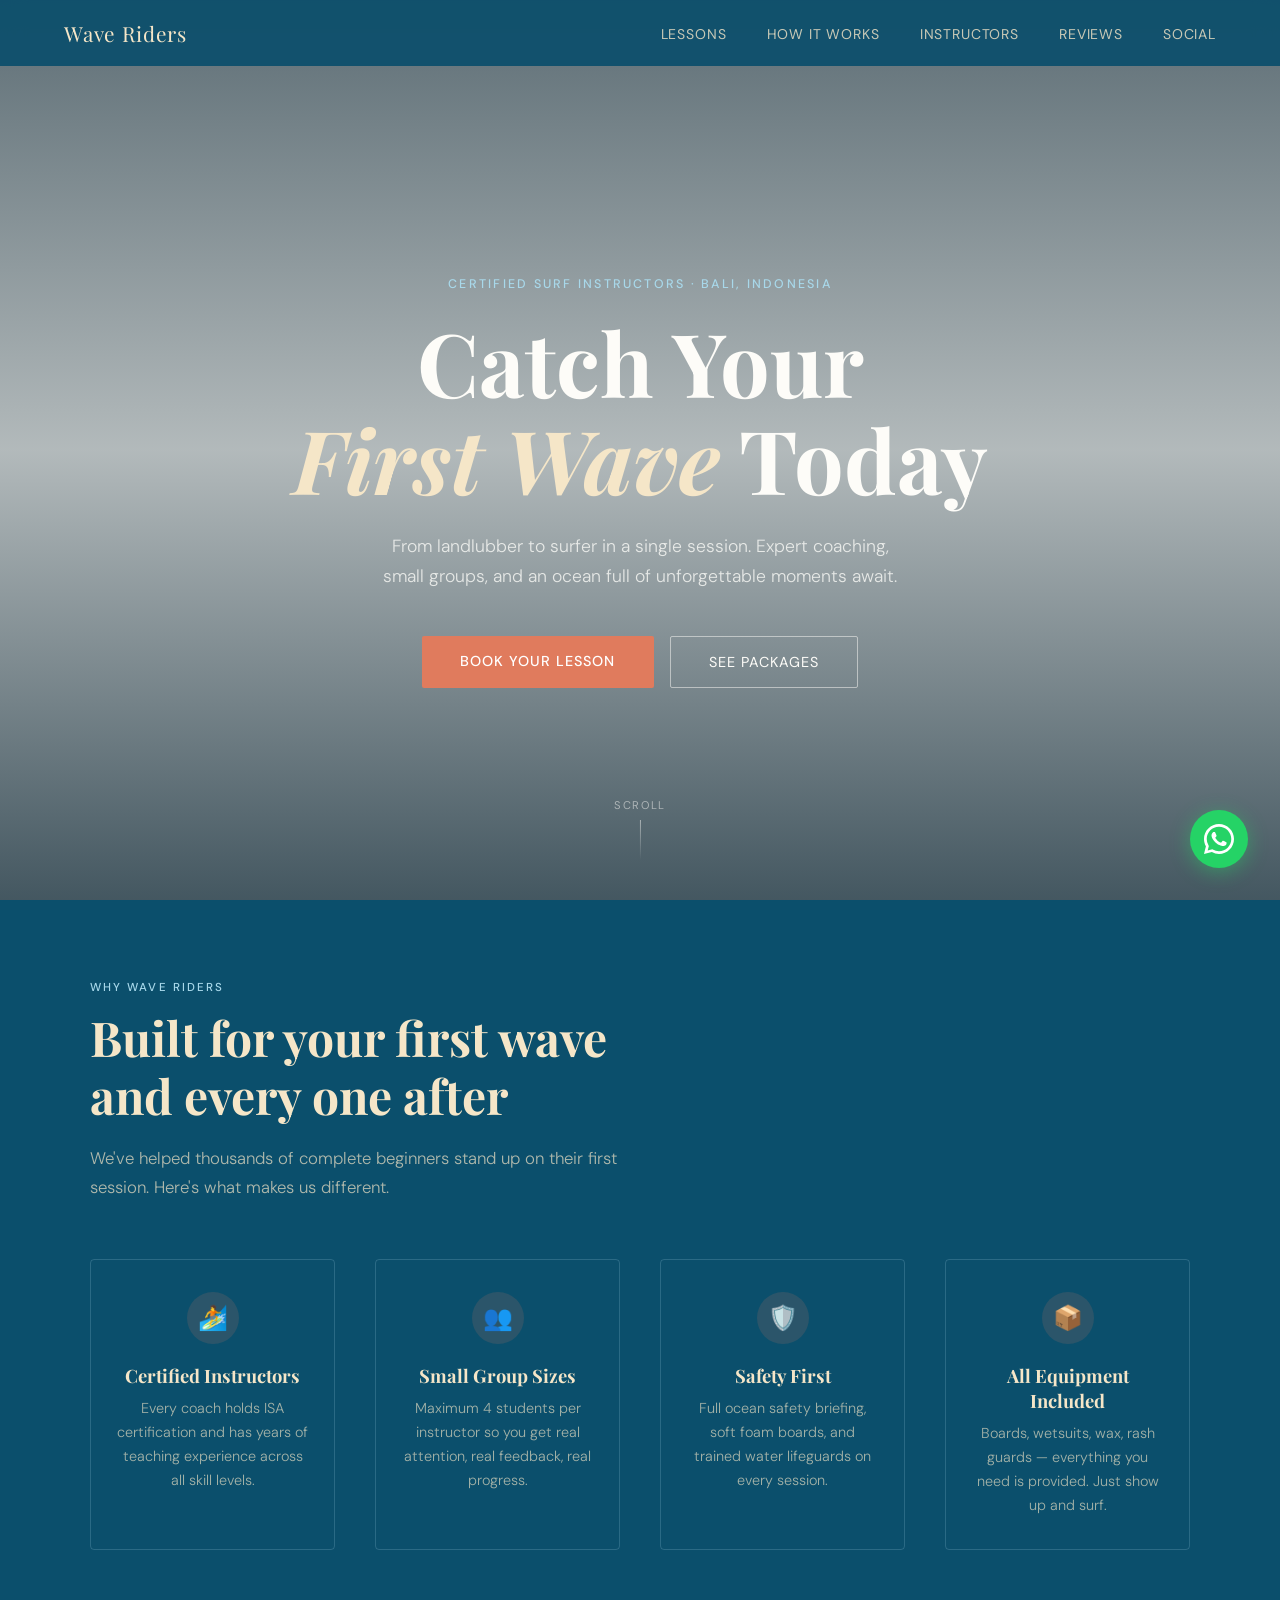
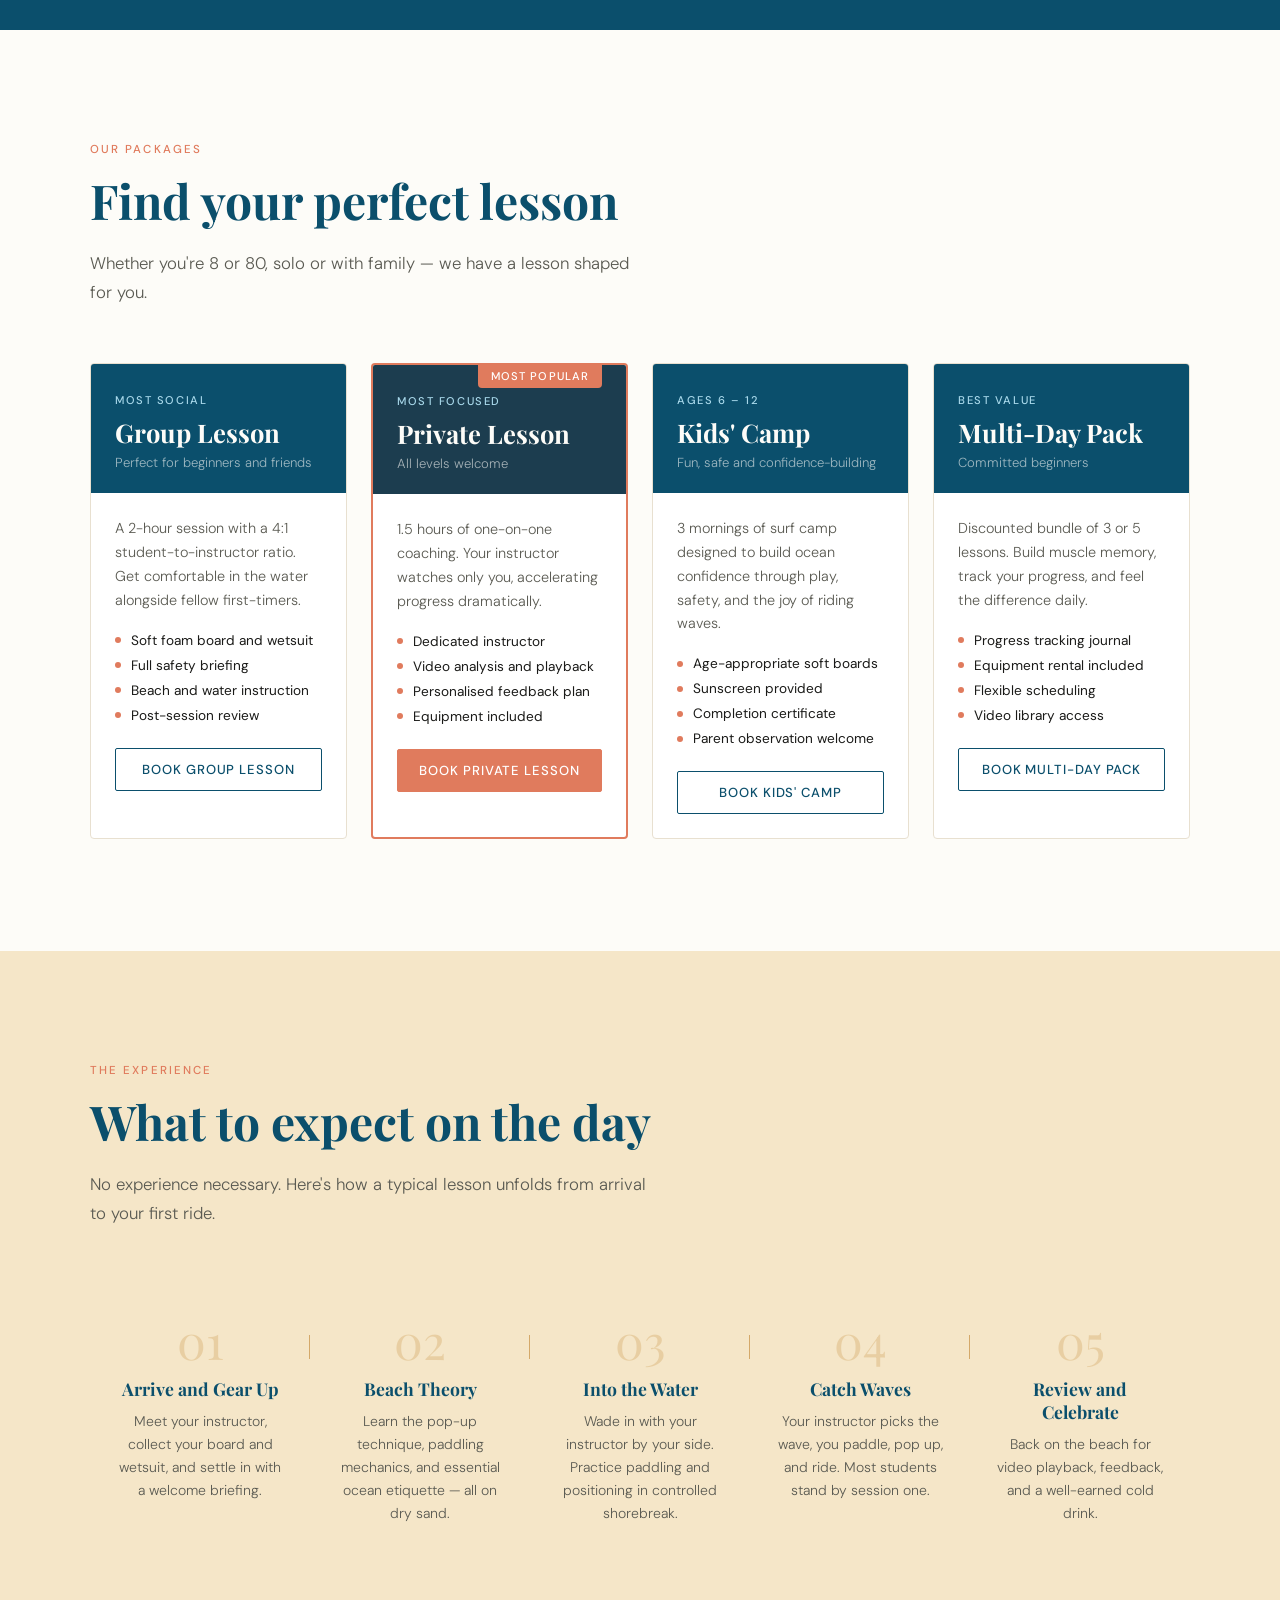
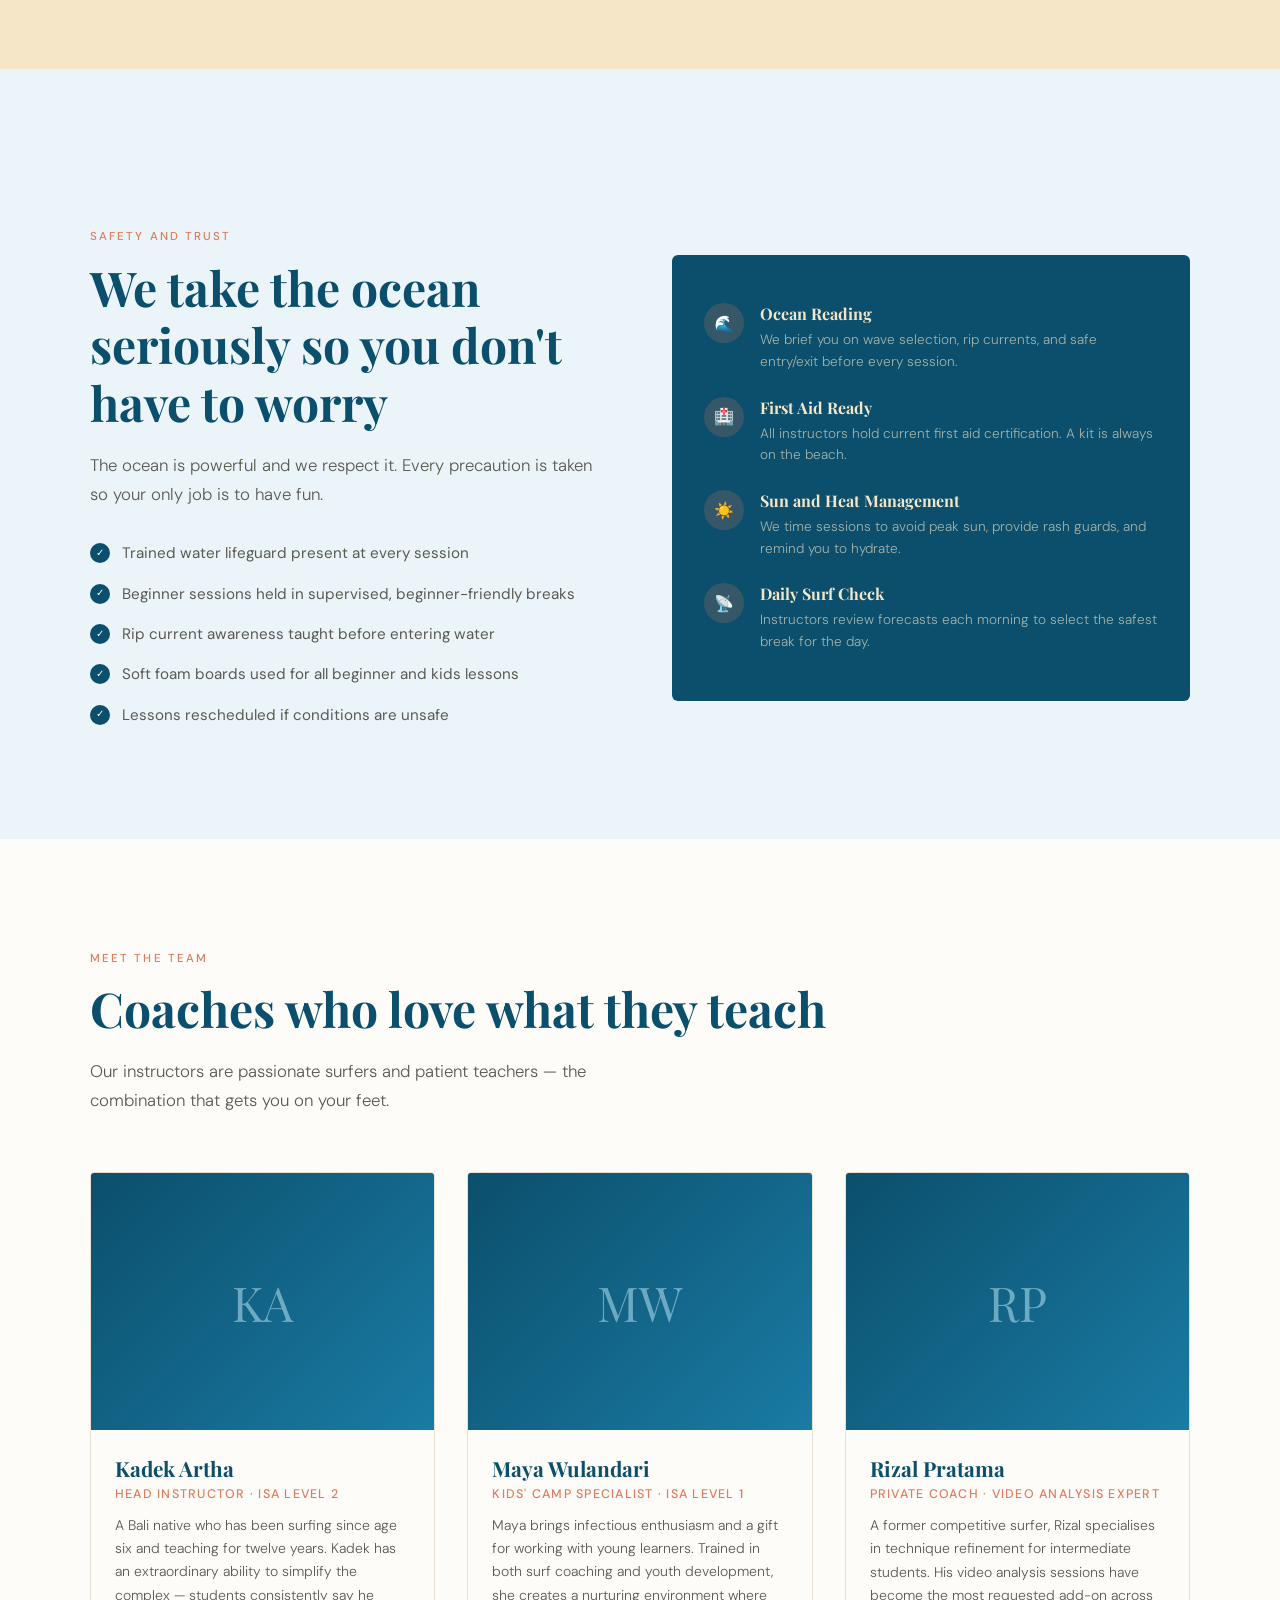
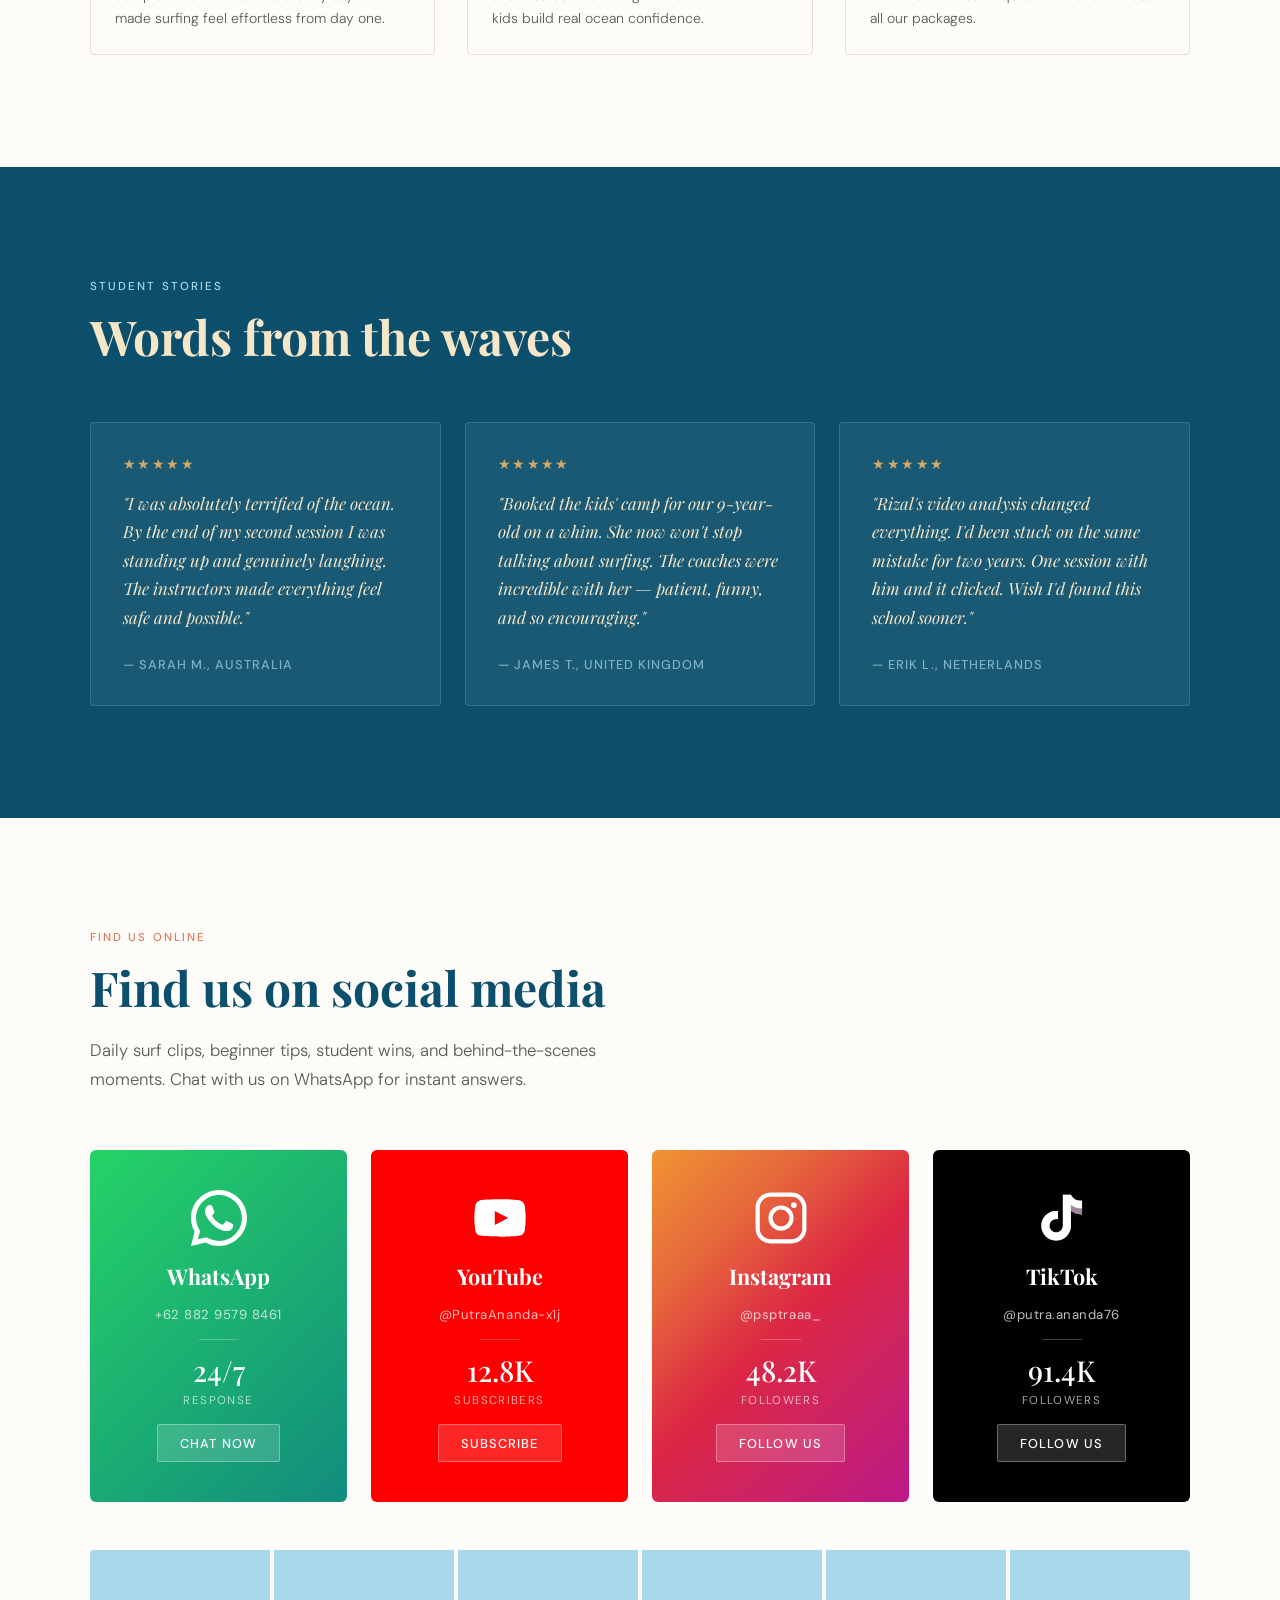
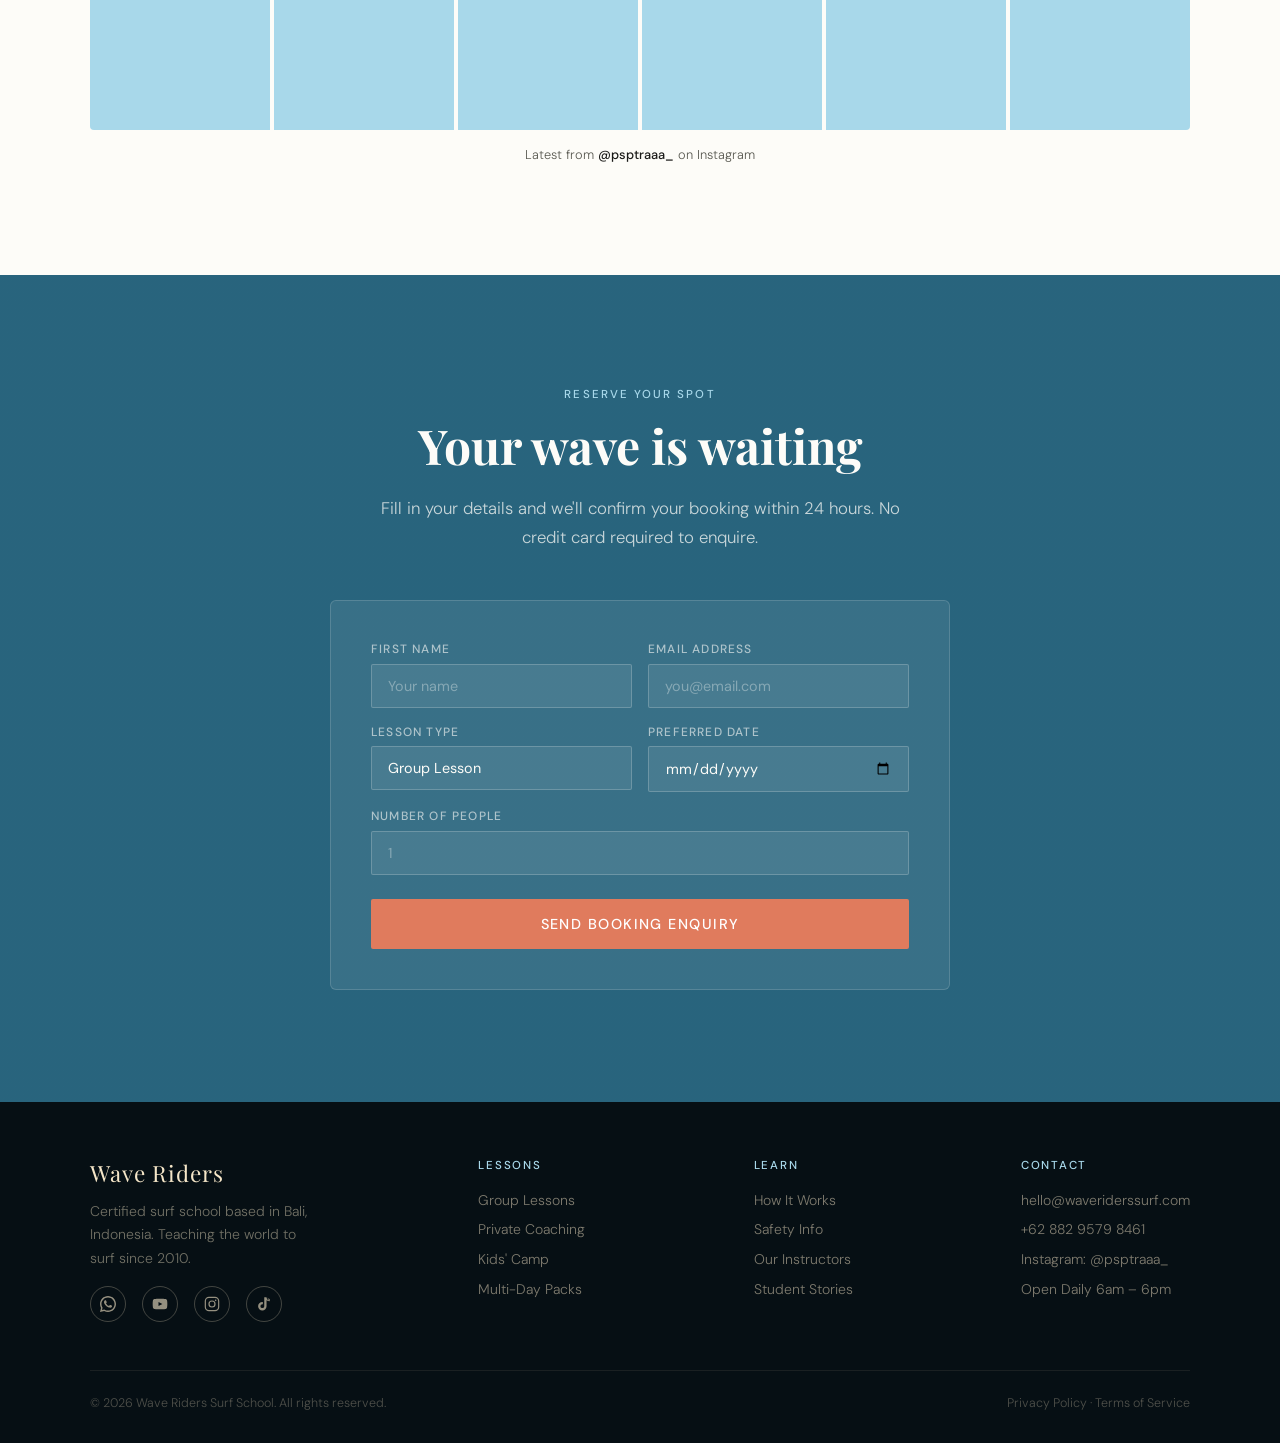
<file: index.html>
<!doctype html>
<html lang="en">
  <head>
    <meta charset="UTF-8" />
    <meta name="viewport" content="width=device-width, initial-scale=1.0" />
    <title>Wave Riders Surf School — Catch Your First Wave Today</title>
    <link
      href="https://fonts.googleapis.com/css2?family=Playfair+Display:ital,wght@0,700;1,700&family=DM+Sans:wght@300;400;500&display=swap"
      rel="stylesheet"
    />
    <link rel="stylesheet" href="style.css" />
  </head>
  <body>
    <!-- ══════════════════════════════════════════
     NAVIGATION
══════════════════════════════════════════ -->
    <nav>
      <a href="#" class="nav-logo">Wave Riders</a>
      <ul class="nav-links" id="navLinks">
        <li><a href="#lessons" onclick="closeMenu()">Lessons</a></li>
        <li><a href="#how" onclick="closeMenu()">How It Works</a></li>
        <li><a href="#instructors" onclick="closeMenu()">Instructors</a></li>
        <li><a href="#reviews" onclick="closeMenu()">Reviews</a></li>
        <li><a href="#social" onclick="closeMenu()">Social</a></li>
      </ul>
      <button
        class="hamburger"
        id="hamburger"
        onclick="toggleMenu()"
        aria-label="Toggle menu"
      >
        <span></span>
        <span></span>
        <span></span>
      </button>
    </nav>
    <div class="mobile-overlay" id="mobileOverlay" onclick="closeMenu()"></div>

    <!-- ══════════════════════════════════════════
     HERO
══════════════════════════════════════════ -->
    <section class="hero" id="home">
      <p class="hero-eyebrow">Certified Surf Instructors · Bali, Indonesia</p>
      <h1>Catch Your<br /><em>First Wave</em> Today</h1>
      <p class="hero-sub">
        From landlubber to surfer in a single session. Expert coaching, small
        groups, and an ocean full of unforgettable moments await.
      </p>
      <div class="hero-btns">
        <a href="#book" class="btn-primary">Book Your Lesson</a>
        <a href="#lessons" class="btn-ghost">See Packages</a>
      </div>
      <div class="hero-scroll">
        <span>Scroll</span>
        <div class="scroll-line"></div>
      </div>
    </section>

    <!-- ══════════════════════════════════════════
     VALUE PROPS
══════════════════════════════════════════ -->
    <section class="values-section" id="about">
      <div class="container">
        <p class="section-label fade-up">Why Wave Riders</p>
        <h2 class="section-title fade-up">
          Built for your first wave<br />and every one after
        </h2>
        <p class="section-sub fade-up">
          We've helped thousands of complete beginners stand up on their first
          session. Here's what makes us different.
        </p>
        <div class="values-grid">
          <div class="value-card fade-up">
            <div class="value-icon">🏄</div>
            <h3>Certified Instructors</h3>
            <p>
              Every coach holds ISA certification and has years of teaching
              experience across all skill levels.
            </p>
          </div>
          <div class="value-card fade-up">
            <div class="value-icon">👥</div>
            <h3>Small Group Sizes</h3>
            <p>
              Maximum 4 students per instructor so you get real attention, real
              feedback, real progress.
            </p>
          </div>
          <div class="value-card fade-up">
            <div class="value-icon">🛡️</div>
            <h3>Safety First</h3>
            <p>
              Full ocean safety briefing, soft foam boards, and trained water
              lifeguards on every session.
            </p>
          </div>
          <div class="value-card fade-up">
            <div class="value-icon">📦</div>
            <h3>All Equipment Included</h3>
            <p>
              Boards, wetsuits, wax, rash guards — everything you need is
              provided. Just show up and surf.
            </p>
          </div>
        </div>
      </div>
    </section>

    <!-- ══════════════════════════════════════════
     LESSON PACKAGES
══════════════════════════════════════════ -->
    <section class="lessons-section" id="lessons">
      <div class="container">
        <p class="section-label fade-up">Our Packages</p>
        <h2 class="section-title fade-up">Find your perfect lesson</h2>
        <p class="section-sub fade-up">
          Whether you're 8 or 80, solo or with family — we have a lesson shaped
          for you.
        </p>
        <div class="lessons-grid">
          <!-- Group -->
          <div class="lesson-card fade-up">
            <div class="lesson-header">
              <p class="lesson-type">Most Social</p>
              <h3>Group Lesson</h3>
              <p class="target">Perfect for beginners and friends</p>
            </div>
            <div class="lesson-body">
              <p class="lesson-desc">
                A 2-hour session with a 4:1 student-to-instructor ratio. Get
                comfortable in the water alongside fellow first-timers.
              </p>
              <ul class="lesson-includes">
                <li>Soft foam board and wetsuit</li>
                <li>Full safety briefing</li>
                <li>Beach and water instruction</li>
                <li>Post-session review</li>
              </ul>
              <a href="#book" class="lesson-cta">Book Group Lesson</a>
            </div>
          </div>

          <!-- Private (featured) -->
          <div class="lesson-card featured fade-up">
            <span class="badge">Most Popular</span>
            <div class="lesson-header alt">
              <p class="lesson-type">Most Focused</p>
              <h3>Private Lesson</h3>
              <p class="target">All levels welcome</p>
            </div>
            <div class="lesson-body">
              <p class="lesson-desc">
                1.5 hours of one-on-one coaching. Your instructor watches only
                you, accelerating progress dramatically.
              </p>
              <ul class="lesson-includes">
                <li>Dedicated instructor</li>
                <li>Video analysis and playback</li>
                <li>Personalised feedback plan</li>
                <li>Equipment included</li>
              </ul>
              <a href="#book" class="lesson-cta">Book Private Lesson</a>
            </div>
          </div>

          <!-- Kids -->
          <div class="lesson-card fade-up">
            <div class="lesson-header">
              <p class="lesson-type">Ages 6 – 12</p>
              <h3>Kids' Camp</h3>
              <p class="target">Fun, safe and confidence-building</p>
            </div>
            <div class="lesson-body">
              <p class="lesson-desc">
                3 mornings of surf camp designed to build ocean confidence
                through play, safety, and the joy of riding waves.
              </p>
              <ul class="lesson-includes">
                <li>Age-appropriate soft boards</li>
                <li>Sunscreen provided</li>
                <li>Completion certificate</li>
                <li>Parent observation welcome</li>
              </ul>
              <a href="#book" class="lesson-cta">Book Kids' Camp</a>
            </div>
          </div>

          <!-- Multi-day -->
          <div class="lesson-card fade-up">
            <div class="lesson-header">
              <p class="lesson-type">Best Value</p>
              <h3>Multi-Day Pack</h3>
              <p class="target">Committed beginners</p>
            </div>
            <div class="lesson-body">
              <p class="lesson-desc">
                Discounted bundle of 3 or 5 lessons. Build muscle memory, track
                your progress, and feel the difference daily.
              </p>
              <ul class="lesson-includes">
                <li>Progress tracking journal</li>
                <li>Equipment rental included</li>
                <li>Flexible scheduling</li>
                <li>Video library access</li>
              </ul>
              <a href="#book" class="lesson-cta">Book Multi-Day Pack</a>
            </div>
          </div>
        </div>
      </div>
    </section>

    <!-- ══════════════════════════════════════════
     HOW IT WORKS
══════════════════════════════════════════ -->
    <section class="process-section" id="how">
      <div class="container">
        <p class="section-label fade-up">The Experience</p>
        <h2 class="section-title fade-up">What to expect on the day</h2>
        <p class="section-sub fade-up">
          No experience necessary. Here's how a typical lesson unfolds from
          arrival to your first ride.
        </p>
        <div class="steps">
          <div class="step fade-up">
            <div class="step-num">01</div>
            <h3>Arrive and Gear Up</h3>
            <p>
              Meet your instructor, collect your board and wetsuit, and settle
              in with a welcome briefing.
            </p>
          </div>
          <div class="step fade-up">
            <div class="step-num">02</div>
            <h3>Beach Theory</h3>
            <p>
              Learn the pop-up technique, paddling mechanics, and essential
              ocean etiquette — all on dry sand.
            </p>
          </div>
          <div class="step fade-up">
            <div class="step-num">03</div>
            <h3>Into the Water</h3>
            <p>
              Wade in with your instructor by your side. Practice paddling and
              positioning in controlled shorebreak.
            </p>
          </div>
          <div class="step fade-up">
            <div class="step-num">04</div>
            <h3>Catch Waves</h3>
            <p>
              Your instructor picks the wave, you paddle, pop up, and ride. Most
              students stand by session one.
            </p>
          </div>
          <div class="step fade-up">
            <div class="step-num">05</div>
            <h3>Review and Celebrate</h3>
            <p>
              Back on the beach for video playback, feedback, and a well-earned
              cold drink.
            </p>
          </div>
        </div>
      </div>
    </section>

    <!-- ══════════════════════════════════════════
     SAFETY
══════════════════════════════════════════ -->
    <section class="safety-section" id="safety">
      <div class="container">
        <div class="safety-grid">
          <div>
            <p class="section-label fade-up">Safety and Trust</p>
            <h2 class="section-title fade-up">
              We take the ocean seriously so you don't have to worry
            </h2>
            <p class="section-sub fade-up" style="margin-bottom: 2rem">
              The ocean is powerful and we respect it. Every precaution is taken
              so your only job is to have fun.
            </p>
            <ul class="safety-list">
              <li class="fade-up">
                <span class="check">✓</span>Trained water lifeguard present at
                every session
              </li>
              <li class="fade-up">
                <span class="check">✓</span>Beginner sessions held in
                supervised, beginner-friendly breaks
              </li>
              <li class="fade-up">
                <span class="check">✓</span>Rip current awareness taught before
                entering water
              </li>
              <li class="fade-up">
                <span class="check">✓</span>Soft foam boards used for all
                beginner and kids lessons
              </li>
              <li class="fade-up">
                <span class="check">✓</span>Lessons rescheduled if conditions
                are unsafe
              </li>
            </ul>
          </div>
          <div class="safety-visual fade-up">
            <div class="safety-item">
              <div class="safety-icon">🌊</div>
              <div>
                <h4>Ocean Reading</h4>
                <p>
                  We brief you on wave selection, rip currents, and safe
                  entry/exit before every session.
                </p>
              </div>
            </div>
            <div class="safety-item">
              <div class="safety-icon">🏥</div>
              <div>
                <h4>First Aid Ready</h4>
                <p>
                  All instructors hold current first aid certification. A kit is
                  always on the beach.
                </p>
              </div>
            </div>
            <div class="safety-item">
              <div class="safety-icon">☀️</div>
              <div>
                <h4>Sun and Heat Management</h4>
                <p>
                  We time sessions to avoid peak sun, provide rash guards, and
                  remind you to hydrate.
                </p>
              </div>
            </div>
            <div class="safety-item">
              <div class="safety-icon">📡</div>
              <div>
                <h4>Daily Surf Check</h4>
                <p>
                  Instructors review forecasts each morning to select the safest
                  break for the day.
                </p>
              </div>
            </div>
          </div>
        </div>
      </div>
    </section>

    <!-- ══════════════════════════════════════════
     INSTRUCTORS
══════════════════════════════════════════ -->
    <section class="instructors-section" id="instructors">
      <div class="container">
        <p class="section-label fade-up">Meet the Team</p>
        <h2 class="section-title fade-up">Coaches who love what they teach</h2>
        <p class="section-sub fade-up">
          Our instructors are passionate surfers and patient teachers — the
          combination that gets you on your feet.
        </p>
        <div class="instructors-grid">
          <div class="instructor-card fade-up">
            <div class="instructor-photo-placeholder">KA</div>
            <div class="instructor-info">
              <h3>Kadek Artha</h3>
              <p class="instructor-role">Head Instructor · ISA Level 2</p>
              <p class="instructor-bio">
                A Bali native who has been surfing since age six and teaching
                for twelve years. Kadek has an extraordinary ability to simplify
                the complex — students consistently say he made surfing feel
                effortless from day one.
              </p>
            </div>
          </div>
          <div class="instructor-card fade-up">
            <div class="instructor-photo-placeholder">MW</div>
            <div class="instructor-info">
              <h3>Maya Wulandari</h3>
              <p class="instructor-role">Kids' Camp Specialist · ISA Level 1</p>
              <p class="instructor-bio">
                Maya brings infectious enthusiasm and a gift for working with
                young learners. Trained in both surf coaching and youth
                development, she creates a nurturing environment where kids
                build real ocean confidence.
              </p>
            </div>
          </div>
          <div class="instructor-card fade-up">
            <div class="instructor-photo-placeholder">RP</div>
            <div class="instructor-info">
              <h3>Rizal Pratama</h3>
              <p class="instructor-role">
                Private Coach · Video Analysis Expert
              </p>
              <p class="instructor-bio">
                A former competitive surfer, Rizal specialises in technique
                refinement for intermediate students. His video analysis
                sessions have become the most requested add-on across all our
                packages.
              </p>
            </div>
          </div>
        </div>
      </div>
    </section>

    <!-- ══════════════════════════════════════════
     TESTIMONIALS
══════════════════════════════════════════ -->
    <section class="testimonials-section" id="reviews">
      <div class="container">
        <p class="section-label fade-up">Student Stories</p>
        <h2 class="section-title fade-up">Words from the waves</h2>
        <div class="testimonials-grid">
          <div class="testimonial fade-up">
            <div class="stars">★★★★★</div>
            <blockquote>
              "I was absolutely terrified of the ocean. By the end of my second
              session I was standing up and genuinely laughing. The instructors
              made everything feel safe and possible."
            </blockquote>
            <p class="testimonial-author">— Sarah M., Australia</p>
          </div>
          <div class="testimonial fade-up">
            <div class="stars">★★★★★</div>
            <blockquote>
              "Booked the kids' camp for our 9-year-old on a whim. She now won't
              stop talking about surfing. The coaches were incredible with her —
              patient, funny, and so encouraging."
            </blockquote>
            <p class="testimonial-author">— James T., United Kingdom</p>
          </div>
          <div class="testimonial fade-up">
            <div class="stars">★★★★★</div>
            <blockquote>
              "Rizal's video analysis changed everything. I'd been stuck on the
              same mistake for two years. One session with him and it clicked.
              Wish I'd found this school sooner."
            </blockquote>
            <p class="testimonial-author">— Erik L., Netherlands</p>
          </div>
        </div>
      </div>
    </section>

    <!-- ══════════════════════════════════════════
     SOCIAL MEDIA
══════════════════════════════════════════ -->
    <section class="social-section" id="social">
      <div class="container">
        <p class="section-label fade-up">Find Us Online</p>
        <h2 class="section-title fade-up">Find us on social media</h2>
        <p class="section-sub fade-up">
          Daily surf clips, beginner tips, student wins, and behind-the-scenes
          moments. Chat with us on WhatsApp for instant answers.
        </p>

        <div class="social-platforms">
          <!-- 1. WhatsApp -->
          <a
            href="https://wa.me/6288295798461"
            target="_blank"
            class="platform-card whatsapp fade-up"
          >
            <div class="platform-inner">
              <div class="platform-logo">
                <svg
                  viewBox="0 0 24 24"
                  xmlns="http://www.w3.org/2000/svg"
                  fill="white"
                >
                  <path
                    d="M17.472 14.382c-.297-.149-1.758-.867-2.03-.967-.273-.099-.471-.148-.67.15-.197.297-.767.966-.94 1.164-.173.199-.347.223-.644.075-.297-.15-1.255-.463-2.39-1.475-.883-.788-1.48-1.761-1.653-2.059-.173-.297-.018-.458.13-.606.134-.133.298-.347.446-.52.149-.174.198-.298.298-.497.099-.198.05-.371-.025-.52-.075-.149-.669-1.612-.916-2.207-.242-.579-.487-.5-.669-.51-.173-.008-.371-.01-.57-.01-.198 0-.52.074-.792.372-.272.297-1.04 1.016-1.04 2.479 0 1.462 1.065 2.875 1.213 3.074.149.198 2.096 3.2 5.077 4.487.709.306 1.262.489 1.694.625.712.227 1.36.195 1.871.118.571-.085 1.758-.719 2.006-1.413.248-.694.248-1.289.173-1.413-.074-.124-.272-.198-.57-.347z"
                  />
                  <path
                    d="M12 0C5.373 0 0 5.373 0 12c0 2.139.561 4.14 1.543 5.873L0 24l6.293-1.525A11.946 11.946 0 0 0 12 24c6.627 0 12-5.373 12-12S18.627 0 12 0zm0 21.818a9.793 9.793 0 0 1-4.99-1.366l-.358-.213-3.714.9.944-3.617-.234-.373A9.78 9.78 0 0 1 2.182 12C2.182 6.57 6.57 2.182 12 2.182S21.818 6.57 21.818 12 17.43 21.818 12 21.818z"
                  />
                </svg>
              </div>
              <h3>WhatsApp</h3>
              <p class="platform-handle">+62 882 9579 8461</p>
              <div class="platform-divider"></div>
              <div class="platform-stat">24/7</div>
              <div class="platform-stat-label">Response</div>
              <div class="platform-cta">Chat Now</div>
            </div>
          </a>

          <!-- 2. YouTube -->
          <a
            href="https://www.youtube.com/@PutraAnanda-x1j"
            target="_blank"
            class="platform-card youtube fade-up"
          >
            <div class="platform-inner">
              <div class="platform-logo">
                <svg viewBox="0 0 24 24" xmlns="http://www.w3.org/2000/svg">
                  <path
                    d="M22.54 6.42a2.78 2.78 0 0 0-1.95-1.97C18.88 4 12 4 12 4s-6.88 0-8.59.45A2.78 2.78 0 0 0 1.46 6.42 29 29 0 0 0 1 12a29 29 0 0 0 .46 5.58 2.78 2.78 0 0 0 1.95 1.97C5.12 20 12 20 12 20s6.88 0 8.59-.45a2.78 2.78 0 0 0 1.95-1.97A29 29 0 0 0 23 12a29 29 0 0 0-.46-5.58z"
                    fill="white"
                  />
                  <polygon
                    points="9.75 15.02 15.5 12 9.75 8.98 9.75 15.02"
                    fill="#FF0000"
                  />
                </svg>
              </div>
              <h3>YouTube</h3>
              <p class="platform-handle">@PutraAnanda-x1j</p>
              <div class="platform-divider"></div>
              <div class="platform-stat">12.8K</div>
              <div class="platform-stat-label">Subscribers</div>
              <div class="platform-cta">Subscribe</div>
            </div>
          </a>

          <!-- 3. Instagram -->
          <a
            href="https://www.instagram.com/psptraaa_/"
            target="_blank"
            class="platform-card instagram fade-up"
          >
            <div class="platform-inner">
              <div class="platform-logo">
                <svg
                  viewBox="0 0 24 24"
                  fill="none"
                  xmlns="http://www.w3.org/2000/svg"
                >
                  <rect
                    x="2"
                    y="2"
                    width="20"
                    height="20"
                    rx="5.5"
                    stroke="white"
                    stroke-width="1.8"
                    fill="none"
                  />
                  <circle
                    cx="12"
                    cy="12"
                    r="4.5"
                    stroke="white"
                    stroke-width="1.8"
                    fill="none"
                  />
                  <circle cx="17.5" cy="6.5" r="1.2" fill="white" />
                </svg>
              </div>
              <h3>Instagram</h3>
              <p class="platform-handle">@psptraaa_</p>
              <div class="platform-divider"></div>
              <div class="platform-stat">48.2K</div>
              <div class="platform-stat-label">Followers</div>
              <div class="platform-cta">Follow Us</div>
            </div>
          </a>

          <!-- 4. TikTok -->
          <a
            href="https://www.tiktok.com/@putra.ananda76"
            target="_blank"
            class="platform-card tiktok fade-up"
          >
            <div class="platform-inner">
              <div class="platform-logo">
                <svg viewBox="0 0 24 24" xmlns="http://www.w3.org/2000/svg">
                  <path
                    class="tt-cyan"
                    d="M19.59 6.69a4.83 4.83 0 0 1-3.77-4.25V2h-3.45v13.67a2.89 2.89 0 0 1-2.88 2.5 2.89 2.89 0 0 1-2.89-2.89 2.89 2.89 0 0 1 2.89-2.89c.28 0 .54.04.79.1V9.01a6.33 6.33 0 0 0-.79-.05 6.34 6.34 0 0 0-6.34 6.34 6.34 6.34 0 0 0 6.34 6.34 6.34 6.34 0 0 0 6.33-6.34V9.05a8.19 8.19 0 0 0 4.78 1.52V7.14a4.85 4.85 0 0 1-1.01-.45z"
                  />
                  <path
                    class="tt-pink"
                    d="M19.59 6.69a4.83 4.83 0 0 1-3.77-4.25V2h-3.45v13.67a2.89 2.89 0 0 1-2.88 2.5 2.89 2.89 0 0 1-2.89-2.89 2.89 2.89 0 0 1 2.89-2.89c.28 0 .54.04.79.1V9.01a6.33 6.33 0 0 0-.79-.05 6.34 6.34 0 0 0-6.34 6.34 6.34 6.34 0 0 0 6.34 6.34 6.34 6.34 0 0 0 6.33-6.34V9.05a8.19 8.19 0 0 0 4.78 1.52V7.14a4.85 4.85 0 0 1-1.01-.45z"
                    opacity="0.4"
                  />
                  <path
                    class="tt-white"
                    d="M15.82 2h-3.45v13.67a2.89 2.89 0 0 1-2.88 2.5 2.89 2.89 0 0 1-2.89-2.89 2.89 2.89 0 0 1 2.89-2.89c.28 0 .54.04.79.1V9.01a6.33 6.33 0 0 0-.79-.05 6.34 6.34 0 0 0-6.34 6.34 6.34 6.34 0 0 0 6.34 6.34 6.34 6.34 0 0 0 6.33-6.34V6.44a8.19 8.19 0 0 0 4.78 1.52V4.51a4.84 4.84 0 0 1-4.78-2.51z"
                  />
                </svg>
              </div>
              <h3>TikTok</h3>
              <p class="platform-handle">@putra.ananda76</p>
              <div class="platform-divider"></div>
              <div class="platform-stat">91.4K</div>
              <div class="platform-stat-label">Followers</div>
              <div class="platform-cta">Follow Us</div>
            </div>
          </a>
        </div>

        <!-- Instagram feed strip -->
        <div class="social-feed-strip fade-up">
          <div class="feed-tile">
            <div
              class="feed-tile-bg"
              style="
                background-image: url(&quot;https://images.unsplash.com/photo-1455264745730-cb3b76250ae8?auto=format&fit=crop&w=400&q=80&quot;);
              "
            ></div>
            <div class="feed-tile-label">View Post</div>
          </div>
          <div class="feed-tile">
            <div
              class="feed-tile-bg"
              style="
                background-image: url(&quot;https://images.unsplash.com/photo-1502680390469-be75c86b636f?auto=format&fit=crop&w=400&q=80&quot;);
              "
            ></div>
            <div class="feed-tile-label">View Post</div>
          </div>
          <div class="feed-tile">
            <div
              class="feed-tile-bg"
              style="
                background-image: url(&quot;https://images.unsplash.com/photo-1519451241324-20b4ea2c4220?auto=format&fit=crop&w=400&q=80&quot;);
              "
            ></div>
            <div class="feed-tile-label">View Post</div>
          </div>
          <div class="feed-tile">
            <div
              class="feed-tile-bg"
              style="
                background-image: url(&quot;https://images.unsplash.com/photo-1507525428034-b723cf961d3e?auto=format&fit=crop&w=400&q=80&quot;);
              "
            ></div>
            <div class="feed-tile-label">View Post</div>
          </div>
          <div class="feed-tile">
            <div
              class="feed-tile-bg"
              style="
                background-image: url(&quot;https://images.unsplash.com/photo-1545420863-e4aea7286d5c?auto=format&fit=crop&w=400&q=80&quot;);
              "
            ></div>
            <div class="feed-tile-label">View Post</div>
          </div>
          <div class="feed-tile">
            <div
              class="feed-tile-bg"
              style="
                background-image: url(&quot;https://images.unsplash.com/photo-1509914398892-963f53e6e2f1?auto=format&fit=crop&w=400&q=80&quot;);
              "
            ></div>
            <div class="feed-tile-label">View Post</div>
          </div>
        </div>
        <p class="feed-caption">
          Latest from <strong>@psptraaa_</strong> on Instagram
        </p>
      </div>
    </section>

    <!-- ══════════════════════════════════════════
     BOOKING FORM
══════════════════════════════════════════ -->
    <section class="booking-section" id="book">
      <div class="container">
        <p class="section-label">Reserve Your Spot</p>
        <h2 class="section-title">Your wave is waiting</h2>
        <p class="section-sub">
          Fill in your details and we'll confirm your booking within 24 hours.
          No credit card required to enquire.
        </p>
        <div class="booking-form">
          <div class="form-row">
            <div class="form-group">
              <label>First Name</label>
              <input type="text" placeholder="Your name" />
            </div>
            <div class="form-group">
              <label>Email Address</label>
              <input type="email" placeholder="you@email.com" />
            </div>
          </div>
          <div class="form-row">
            <div class="form-group">
              <label>Lesson Type</label>
              <select>
                <option>Group Lesson</option>
                <option>Private Lesson</option>
                <option>Kids' Camp</option>
                <option>Multi-Day Pack</option>
              </select>
            </div>
            <div class="form-group">
              <label>Preferred Date</label>
              <input type="date" />
            </div>
          </div>
          <div class="form-group" style="margin-bottom: 1rem">
            <label>Number of People</label>
            <input type="number" min="1" max="10" placeholder="1" />
          </div>
          <button class="form-submit" onclick="handleBooking()">
            Send Booking Enquiry
          </button>
        </div>
      </div>
    </section>

    <!-- ══════════════════════════════════════════
     FOOTER
══════════════════════════════════════════ -->
    <footer>
      <div class="footer-inner">
        <div class="footer-brand">
          <a href="#" class="nav-logo">Wave Riders</a>
          <p>
            Certified surf school based in Bali, Indonesia. Teaching the world
            to surf since 2010.
          </p>
          <div class="social-footer-links">
            <!-- 1. WhatsApp -->
            <a
              href="https://wa.me/6288295798461"
              target="_blank"
              class="social-icon-link"
              title="WhatsApp"
            >
              <svg
                viewBox="0 0 24 24"
                xmlns="http://www.w3.org/2000/svg"
                fill="rgba(245,230,200,0.6)"
              >
                <path
                  d="M17.472 14.382c-.297-.149-1.758-.867-2.03-.967-.273-.099-.471-.148-.67.15-.197.297-.767.966-.94 1.164-.173.199-.347.223-.644.075-.297-.15-1.255-.463-2.39-1.475-.883-.788-1.48-1.761-1.653-2.059-.173-.297-.018-.458.13-.606.134-.133.298-.347.446-.52.149-.174.198-.298.298-.497.099-.198.05-.371-.025-.52-.075-.149-.669-1.612-.916-2.207-.242-.579-.487-.5-.669-.51-.173-.008-.371-.01-.57-.01-.198 0-.52.074-.792.372-.272.297-1.04 1.016-1.04 2.479 0 1.462 1.065 2.875 1.213 3.074.149.198 2.096 3.2 5.077 4.487.709.306 1.262.489 1.694.625.712.227 1.36.195 1.871.118.571-.085 1.758-.719 2.006-1.413.248-.694.248-1.289.173-1.413-.074-.124-.272-.198-.57-.347z"
                />
                <path
                  d="M12 0C5.373 0 0 5.373 0 12c0 2.139.561 4.14 1.543 5.873L0 24l6.293-1.525A11.946 11.946 0 0 0 12 24c6.627 0 12-5.373 12-12S18.627 0 12 0zm0 21.818a9.793 9.793 0 0 1-4.99-1.366l-.358-.213-3.714.9.944-3.617-.234-.373A9.78 9.78 0 0 1 2.182 12C2.182 6.57 6.57 2.182 12 2.182S21.818 6.57 21.818 12 17.43 21.818 12 21.818z"
                />
              </svg>
            </a>
            <!-- 2. YouTube -->
            <a
              href="https://www.youtube.com/@PutraAnanda-x1j"
              target="_blank"
              class="social-icon-link"
              title="YouTube"
            >
              <svg viewBox="0 0 24 24" xmlns="http://www.w3.org/2000/svg">
                <path
                  d="M22.54 6.42a2.78 2.78 0 0 0-1.95-1.97C18.88 4 12 4 12 4s-6.88 0-8.59.45A2.78 2.78 0 0 0 1.46 6.42 29 29 0 0 0 1 12a29 29 0 0 0 .46 5.58 2.78 2.78 0 0 0 1.95 1.97C5.12 20 12 20 12 20s6.88 0 8.59-.45a2.78 2.78 0 0 0 1.95-1.97A29 29 0 0 0 23 12a29 29 0 0 0-.46-5.58z"
                  fill="rgba(245,230,200,0.6)"
                />
                <polygon
                  points="9.75 15.02 15.5 12 9.75 8.98 9.75 15.02"
                  fill="#060F14"
                />
              </svg>
            </a>
            <!-- 3. Instagram -->
            <a
              href="https://www.instagram.com/psptraaa_/"
              target="_blank"
              class="social-icon-link"
              title="Instagram"
            >
              <svg
                viewBox="0 0 24 24"
                fill="none"
                xmlns="http://www.w3.org/2000/svg"
              >
                <rect
                  x="2"
                  y="2"
                  width="20"
                  height="20"
                  rx="5.5"
                  stroke="rgba(245,230,200,0.6)"
                  stroke-width="1.8"
                  fill="none"
                />
                <circle
                  cx="12"
                  cy="12"
                  r="4.5"
                  stroke="rgba(245,230,200,0.6)"
                  stroke-width="1.8"
                  fill="none"
                />
                <circle
                  cx="17.5"
                  cy="6.5"
                  r="1.2"
                  fill="rgba(245,230,200,0.6)"
                />
              </svg>
            </a>
            <!-- 4. TikTok -->
            <a
              href="https://www.tiktok.com/@putra.ananda76"
              target="_blank"
              class="social-icon-link"
              title="TikTok"
            >
              <svg
                viewBox="0 0 24 24"
                xmlns="http://www.w3.org/2000/svg"
                fill="rgba(245,230,200,0.6)"
              >
                <path
                  d="M19.59 6.69a4.83 4.83 0 0 1-3.77-4.25V2h-3.45v13.67a2.89 2.89 0 0 1-2.88 2.5 2.89 2.89 0 0 1-2.89-2.89 2.89 2.89 0 0 1 2.89-2.89c.28 0 .54.04.79.1V9.01a6.33 6.33 0 0 0-.79-.05 6.34 6.34 0 0 0-6.34 6.34 6.34 6.34 0 0 0 6.34 6.34 6.34 6.34 0 0 0 6.33-6.34V6.44a8.19 8.19 0 0 0 4.78 1.52V4.51a4.84 4.84 0 0 1-4.01-2.45z"
                />
              </svg>
            </a>
          </div>
        </div>
        <div class="footer-col">
          <h4>Lessons</h4>
          <ul>
            <li><a href="#lessons">Group Lessons</a></li>
            <li><a href="#lessons">Private Coaching</a></li>
            <li><a href="#lessons">Kids' Camp</a></li>
            <li><a href="#lessons">Multi-Day Packs</a></li>
          </ul>
        </div>
        <div class="footer-col">
          <h4>Learn</h4>
          <ul>
            <li><a href="#how">How It Works</a></li>
            <li><a href="#safety">Safety Info</a></li>
            <li><a href="#instructors">Our Instructors</a></li>
            <li><a href="#reviews">Student Stories</a></li>
          </ul>
        </div>
        <div class="footer-col">
          <h4>Contact</h4>
          <ul>
            <li>
              <a href="mailto:hello@waveriderssurf.com"
                >hello@waveriderssurf.com</a
              >
            </li>
            <li><a href="https://wa.me/6288295798461">+62 882 9579 8461</a></li>
            <li><a href="#social">Instagram: @psptraaa_</a></li>
            <li><a href="#social">Open Daily 6am – 6pm</a></li>
          </ul>
        </div>
      </div>
      <div class="footer-bottom">
        <p>© 2026 Wave Riders Surf School. All rights reserved.</p>
        <p>Privacy Policy · Terms of Service</p>
      </div>
    </footer>

    <!-- ══════════════════════════════════════════
     WHATSAPP FLOATING BUTTON
══════════════════════════════════════════ -->
    <a
      href="https://wa.me/6288295798461"
      target="_blank"
      class="wa-float"
      title="Chat on WhatsApp"
    >
      <span class="wa-tooltip">Chat on WhatsApp</span>
      <svg viewBox="0 0 24 24" xmlns="http://www.w3.org/2000/svg" fill="white">
        <path
          d="M17.472 14.382c-.297-.149-1.758-.867-2.03-.967-.273-.099-.471-.148-.67.15-.197.297-.767.966-.94 1.164-.173.199-.347.223-.644.075-.297-.15-1.255-.463-2.39-1.475-.883-.788-1.48-1.761-1.653-2.059-.173-.297-.018-.458.13-.606.134-.133.298-.347.446-.52.149-.174.198-.298.298-.497.099-.198.05-.371-.025-.52-.075-.149-.669-1.612-.916-2.207-.242-.579-.487-.5-.669-.51-.173-.008-.371-.01-.57-.01-.198 0-.52.074-.792.372-.272.297-1.04 1.016-1.04 2.479 0 1.462 1.065 2.875 1.213 3.074.149.198 2.096 3.2 5.077 4.487.709.306 1.262.489 1.694.625.712.227 1.36.195 1.871.118.571-.085 1.758-.719 2.006-1.413.248-.694.248-1.289.173-1.413-.074-.124-.272-.198-.57-.347z"
        />
        <path
          d="M12 0C5.373 0 0 5.373 0 12c0 2.139.561 4.14 1.543 5.873L0 24l6.293-1.525A11.946 11.946 0 0 0 12 24c6.627 0 12-5.373 12-12S18.627 0 12 0zm0 21.818a9.793 9.793 0 0 1-4.99-1.366l-.358-.213-3.714.9.944-3.617-.234-.373A9.78 9.78 0 0 1 2.182 12C2.182 6.57 6.57 2.182 12 2.182S21.818 6.57 21.818 12 17.43 21.818 12 21.818z"
        />
      </svg>
    </a>

    <!-- ══════════════════════════════════════════
     JAVASCRIPT
══════════════════════════════════════════ -->
    <script>
      // Scroll fade-in animation
      const observer = new IntersectionObserver(
        (entries) => {
          entries.forEach((e) => {
            if (e.isIntersecting) e.target.classList.add("visible");
          });
        },
        { threshold: 0.12 },
      );

      document
        .querySelectorAll(".fade-up")
        .forEach((el) => observer.observe(el));

      // Booking form feedback
      function handleBooking() {
        const btn = document.querySelector(".form-submit");
        btn.textContent = "Enquiry sent! We'll be in touch shortly.";
        btn.style.background = "#2a7a55";
        btn.disabled = true;
      }

      // Hamburger menu
      function toggleMenu() {
        const nav = document.getElementById("navLinks");
        const btn = document.getElementById("hamburger");
        const overlay = document.getElementById("mobileOverlay");
        nav.classList.toggle("open");
        btn.classList.toggle("active");
        overlay.classList.toggle("active");
        document.body.classList.toggle("menu-open");
      }

      function closeMenu() {
        const nav = document.getElementById("navLinks");
        const btn = document.getElementById("hamburger");
        const overlay = document.getElementById("mobileOverlay");
        nav.classList.remove("open");
        btn.classList.remove("active");
        overlay.classList.remove("active");
        document.body.classList.remove("menu-open");
      }
    </script>
  </body>
</html>
</file>
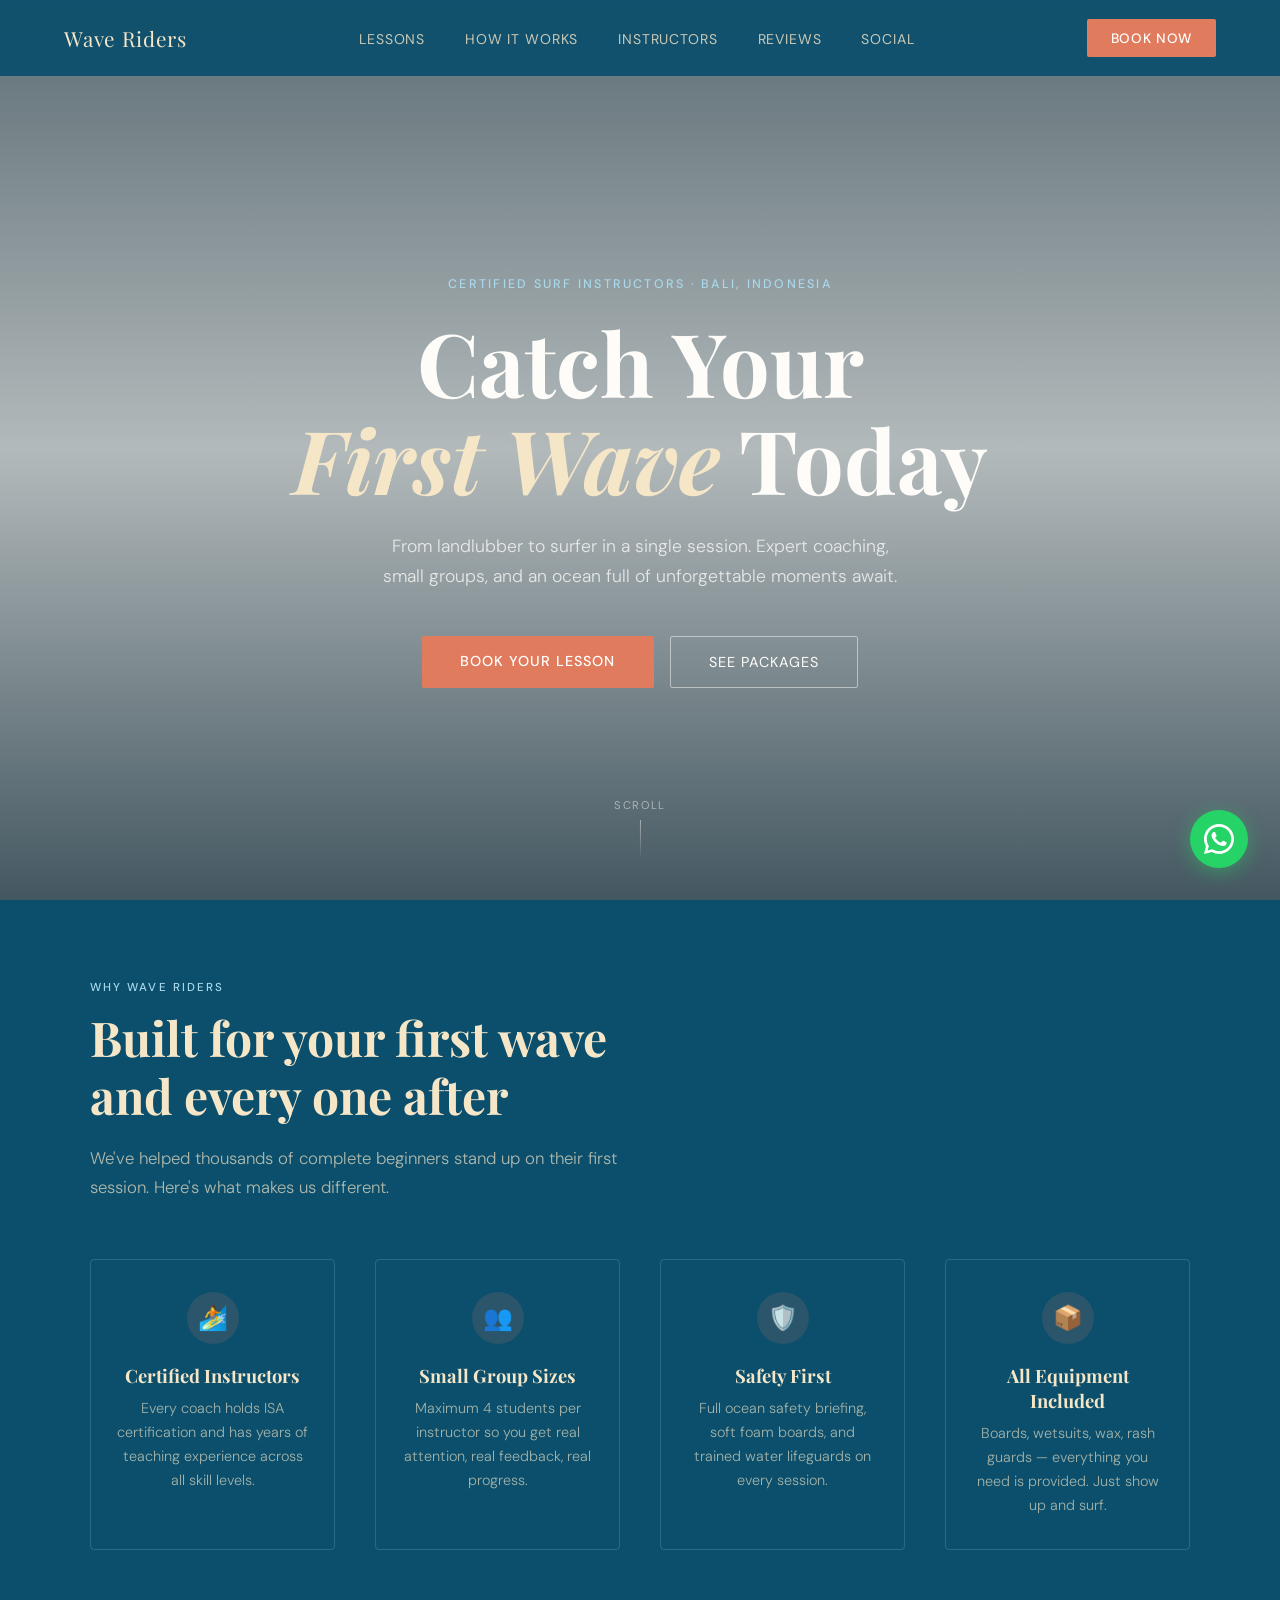
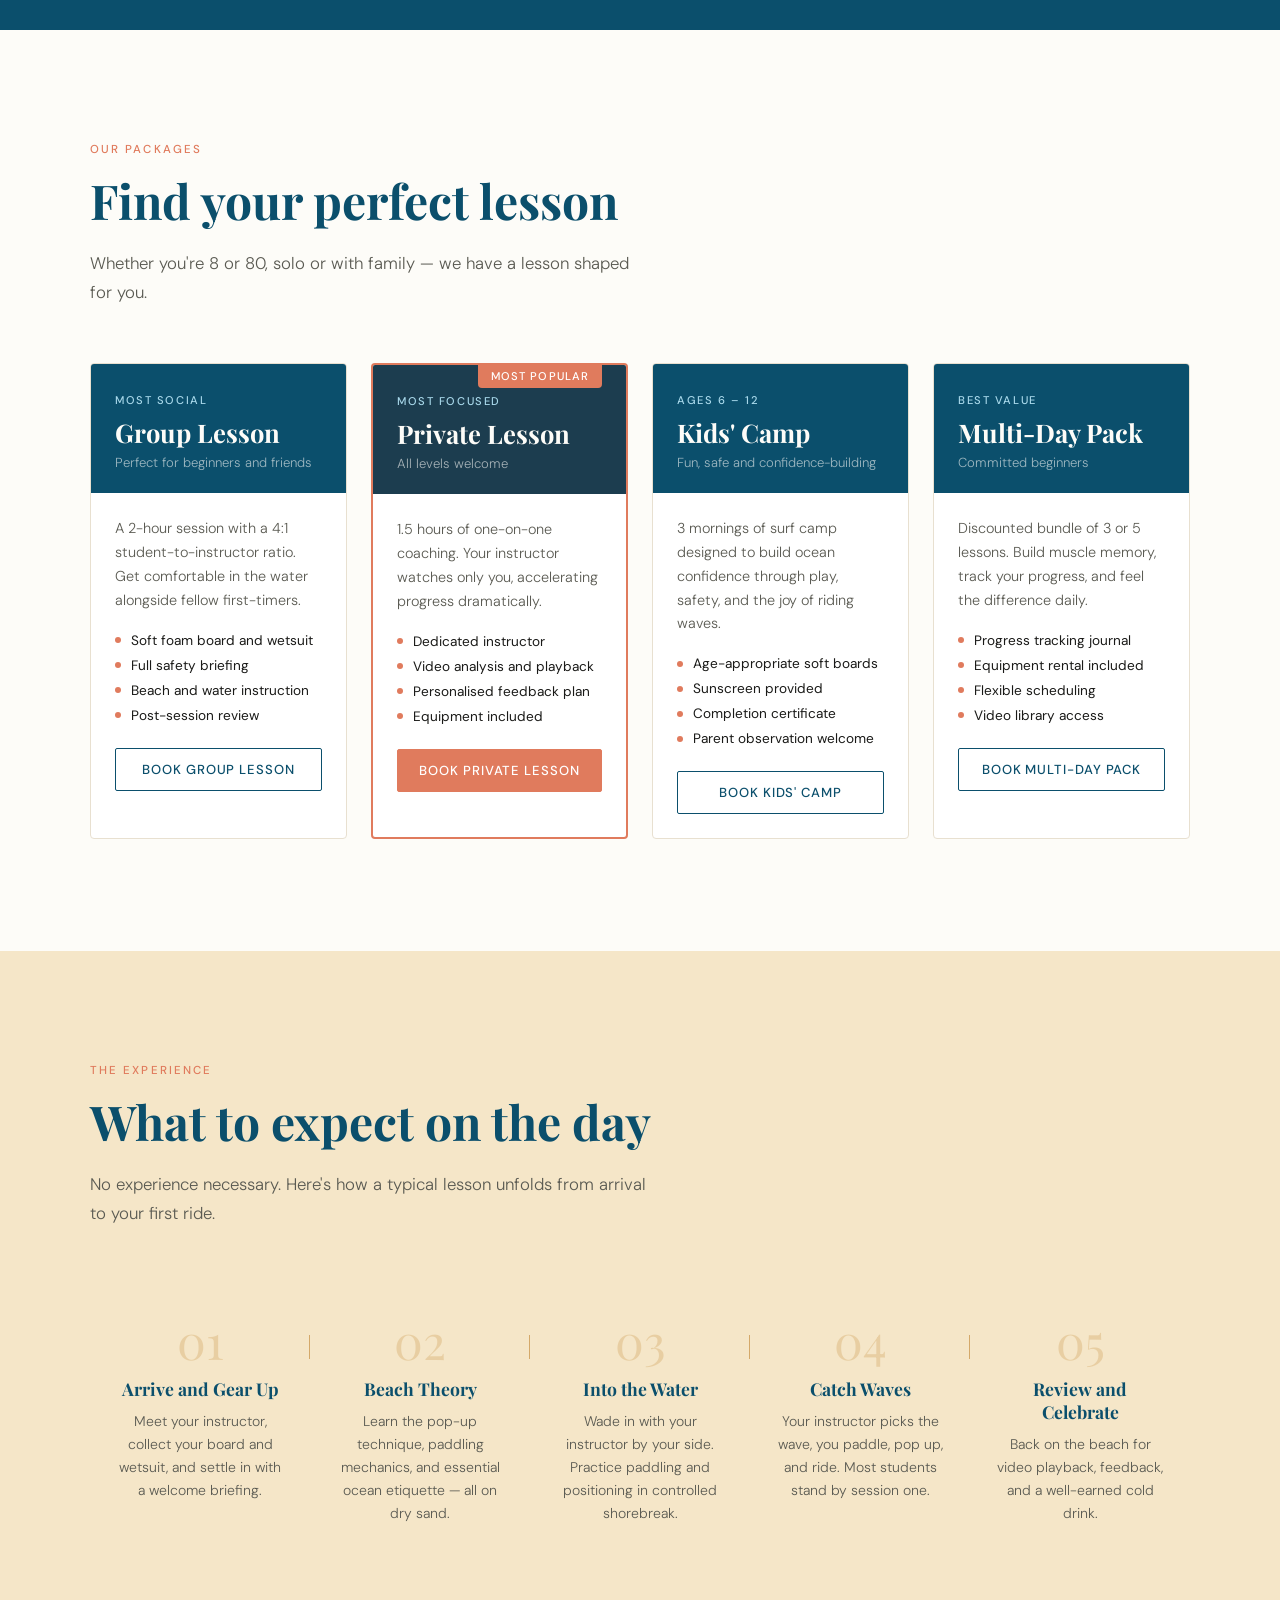
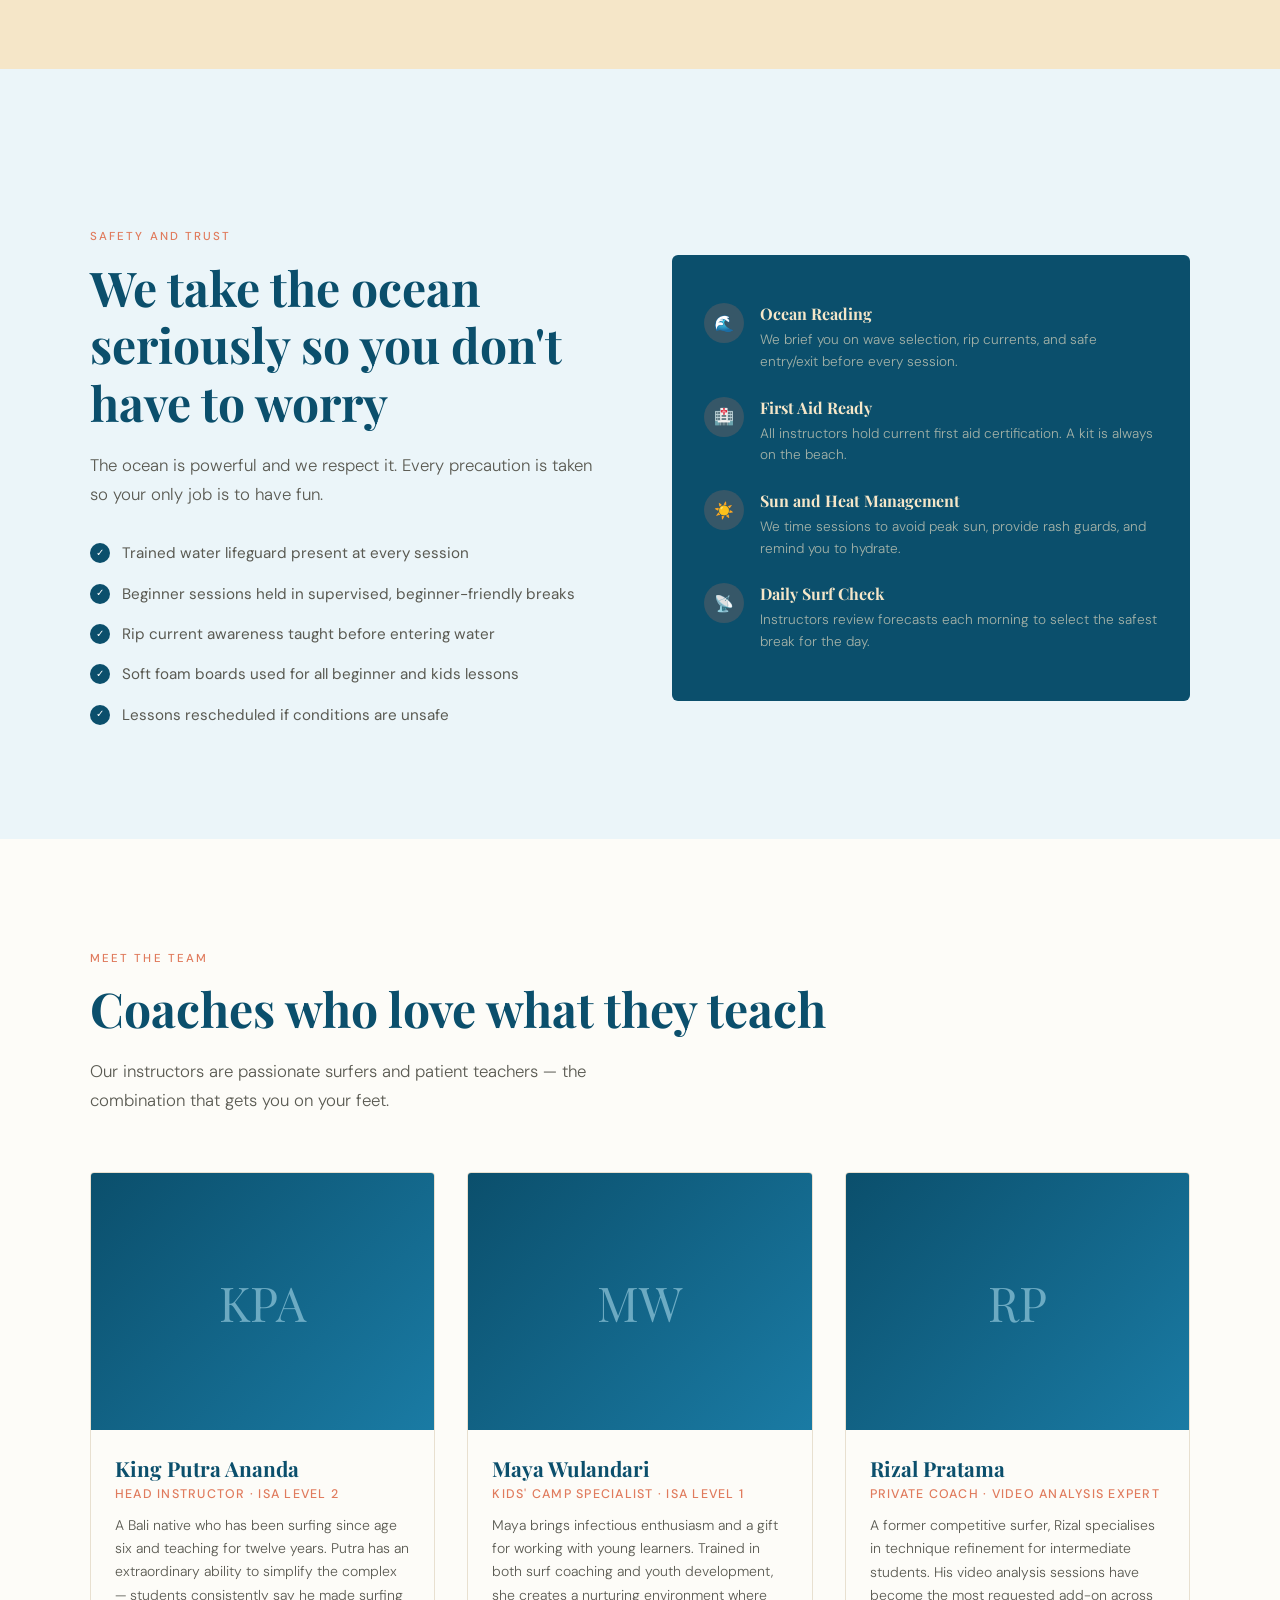
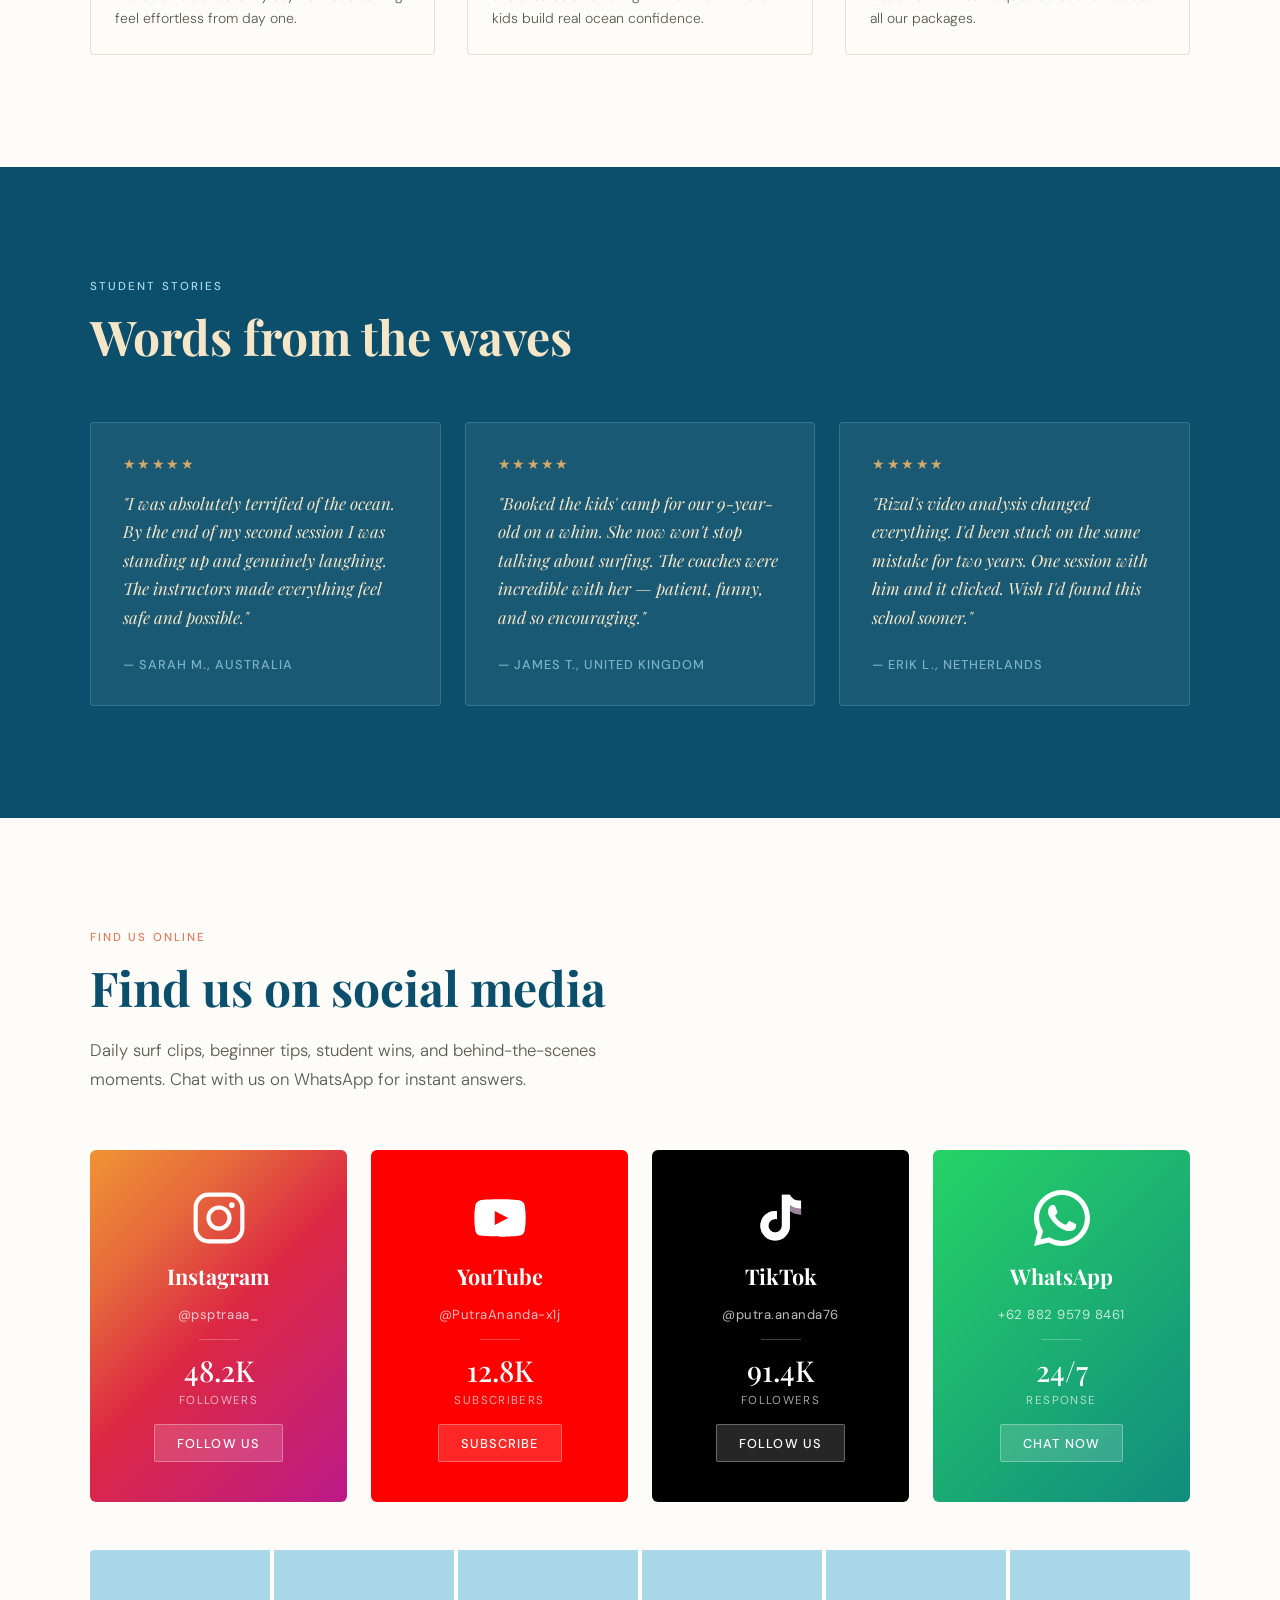
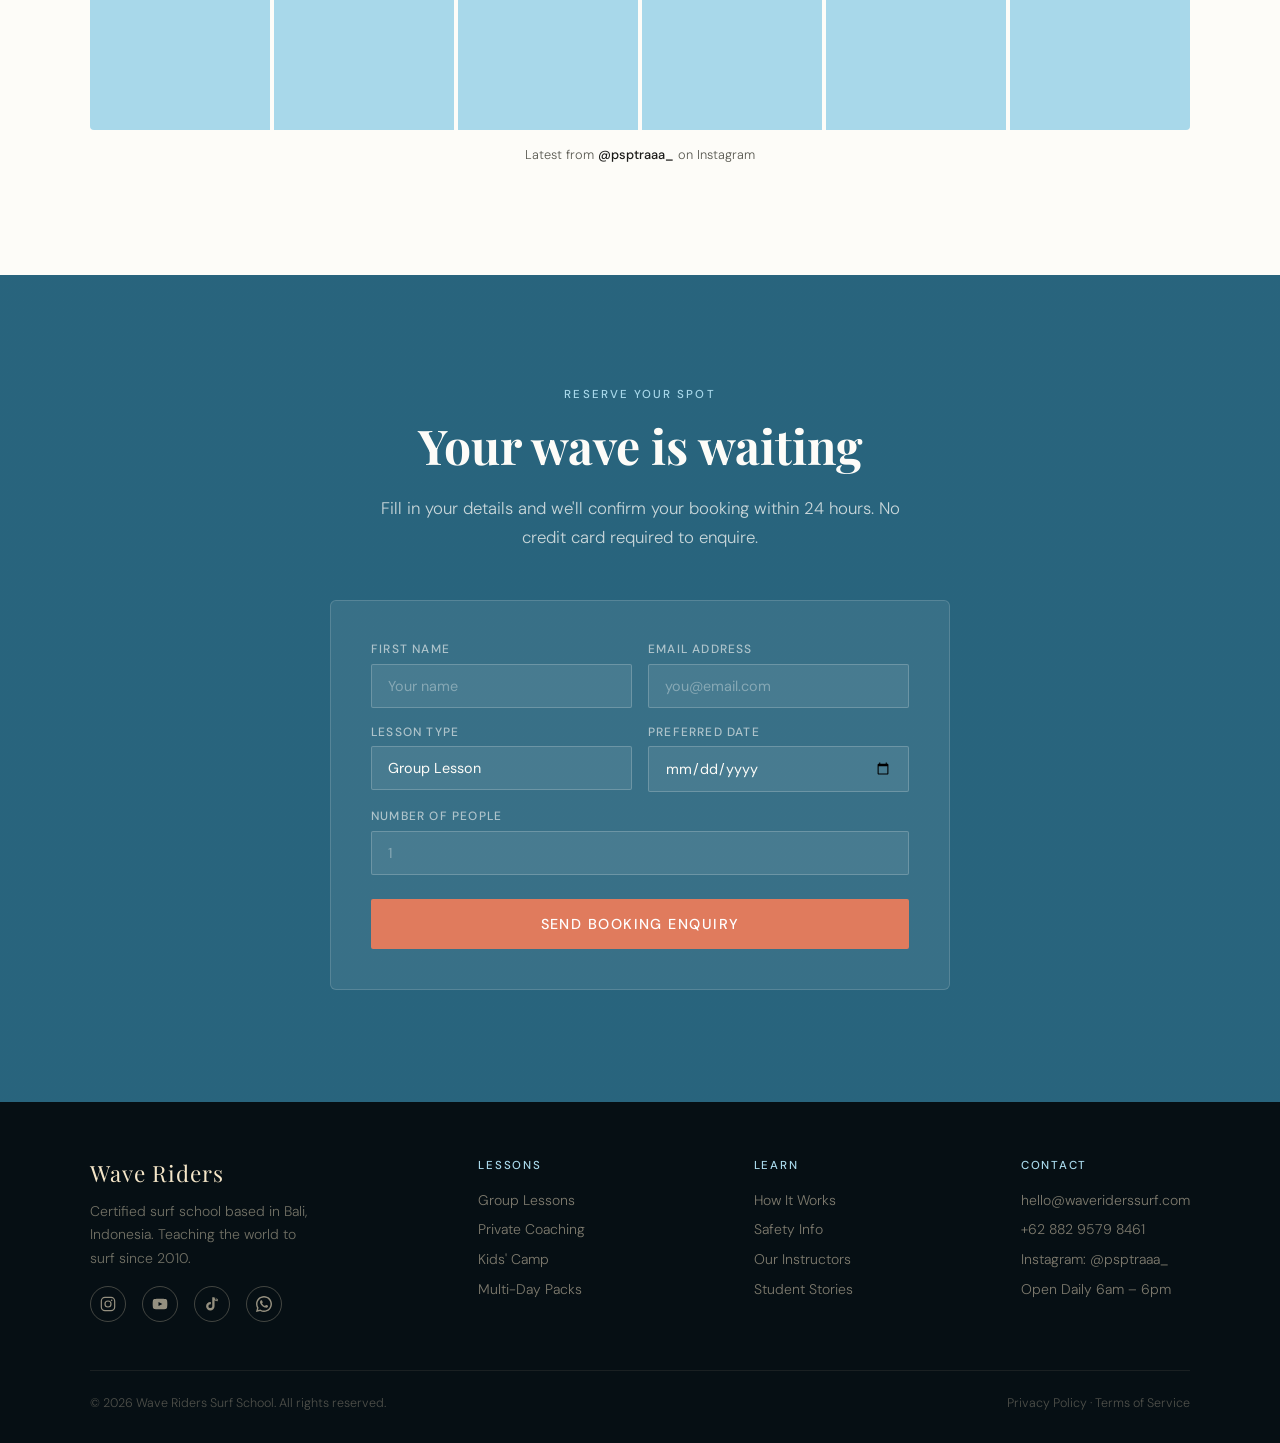
<file: Project 47/index.html>
<!doctype html>
<html lang="en">
  <head>
    <meta charset="UTF-8" />
    <meta name="viewport" content="width=device-width, initial-scale=1.0" />
    <title>Wave Riders Surf School — Catch Your First Wave Today</title>
    <link
      href="https://fonts.googleapis.com/css2?family=Playfair+Display:ital,wght@0,700;1,700&family=DM+Sans:wght@300;400;500&display=swap"
      rel="stylesheet"
    />
    <link rel="stylesheet" href="style.css" />
  </head>
  <body>
    <!-- ══════════════════════════════════════════
     NAVIGATION
══════════════════════════════════════════ -->
    <nav>
      <a href="#" class="nav-logo">Wave Riders</a>
      <ul class="nav-links">
        <li><a href="#lessons">Lessons</a></li>
        <li><a href="#how">How It Works</a></li>
        <li><a href="#instructors">Instructors</a></li>
        <li><a href="#reviews">Reviews</a></li>
        <li><a href="#social">Social</a></li>
      </ul>
      <a href="#book" class="nav-cta">Book Now</a>
    </nav>

    <!-- ══════════════════════════════════════════
     HERO
══════════════════════════════════════════ -->
    <section class="hero" id="home">
      <p class="hero-eyebrow">Certified Surf Instructors · Bali, Indonesia</p>
      <h1>Catch Your<br /><em>First Wave</em> Today</h1>
      <p class="hero-sub">
        From landlubber to surfer in a single session. Expert coaching, small
        groups, and an ocean full of unforgettable moments await.
      </p>
      <div class="hero-btns">
        <a href="#book" class="btn-primary">Book Your Lesson</a>
        <a href="#lessons" class="btn-ghost">See Packages</a>
      </div>
      <div class="hero-scroll">
        <span>Scroll</span>
        <div class="scroll-line"></div>
      </div>
    </section>

    <!-- ══════════════════════════════════════════
     VALUE PROPS
══════════════════════════════════════════ -->
    <section class="values-section" id="about">
      <div class="container">
        <p class="section-label fade-up">Why Wave Riders</p>
        <h2 class="section-title fade-up">
          Built for your first wave<br />and every one after
        </h2>
        <p class="section-sub fade-up">
          We've helped thousands of complete beginners stand up on their first
          session. Here's what makes us different.
        </p>
        <div class="values-grid">
          <div class="value-card fade-up">
            <div class="value-icon">🏄</div>
            <h3>Certified Instructors</h3>
            <p>
              Every coach holds ISA certification and has years of teaching
              experience across all skill levels.
            </p>
          </div>
          <div class="value-card fade-up">
            <div class="value-icon">👥</div>
            <h3>Small Group Sizes</h3>
            <p>
              Maximum 4 students per instructor so you get real attention, real
              feedback, real progress.
            </p>
          </div>
          <div class="value-card fade-up">
            <div class="value-icon">🛡️</div>
            <h3>Safety First</h3>
            <p>
              Full ocean safety briefing, soft foam boards, and trained water
              lifeguards on every session.
            </p>
          </div>
          <div class="value-card fade-up">
            <div class="value-icon">📦</div>
            <h3>All Equipment Included</h3>
            <p>
              Boards, wetsuits, wax, rash guards — everything you need is
              provided. Just show up and surf.
            </p>
          </div>
        </div>
      </div>
    </section>

    <!-- ══════════════════════════════════════════
     LESSON PACKAGES
══════════════════════════════════════════ -->
    <section class="lessons-section" id="lessons">
      <div class="container">
        <p class="section-label fade-up">Our Packages</p>
        <h2 class="section-title fade-up">Find your perfect lesson</h2>
        <p class="section-sub fade-up">
          Whether you're 8 or 80, solo or with family — we have a lesson shaped
          for you.
        </p>
        <div class="lessons-grid">
          <!-- Group -->
          <div class="lesson-card fade-up">
            <div class="lesson-header">
              <p class="lesson-type">Most Social</p>
              <h3>Group Lesson</h3>
              <p class="target">Perfect for beginners and friends</p>
            </div>
            <div class="lesson-body">
              <p class="lesson-desc">
                A 2-hour session with a 4:1 student-to-instructor ratio. Get
                comfortable in the water alongside fellow first-timers.
              </p>
              <ul class="lesson-includes">
                <li>Soft foam board and wetsuit</li>
                <li>Full safety briefing</li>
                <li>Beach and water instruction</li>
                <li>Post-session review</li>
              </ul>
              <a href="#book" class="lesson-cta">Book Group Lesson</a>
            </div>
          </div>

          <!-- Private (featured) -->
          <div class="lesson-card featured fade-up">
            <span class="badge">Most Popular</span>
            <div class="lesson-header alt">
              <p class="lesson-type">Most Focused</p>
              <h3>Private Lesson</h3>
              <p class="target">All levels welcome</p>
            </div>
            <div class="lesson-body">
              <p class="lesson-desc">
                1.5 hours of one-on-one coaching. Your instructor watches only
                you, accelerating progress dramatically.
              </p>
              <ul class="lesson-includes">
                <li>Dedicated instructor</li>
                <li>Video analysis and playback</li>
                <li>Personalised feedback plan</li>
                <li>Equipment included</li>
              </ul>
              <a href="#book" class="lesson-cta">Book Private Lesson</a>
            </div>
          </div>

          <!-- Kids -->
          <div class="lesson-card fade-up">
            <div class="lesson-header">
              <p class="lesson-type">Ages 6 – 12</p>
              <h3>Kids' Camp</h3>
              <p class="target">Fun, safe and confidence-building</p>
            </div>
            <div class="lesson-body">
              <p class="lesson-desc">
                3 mornings of surf camp designed to build ocean confidence
                through play, safety, and the joy of riding waves.
              </p>
              <ul class="lesson-includes">
                <li>Age-appropriate soft boards</li>
                <li>Sunscreen provided</li>
                <li>Completion certificate</li>
                <li>Parent observation welcome</li>
              </ul>
              <a href="#book" class="lesson-cta">Book Kids' Camp</a>
            </div>
          </div>

          <!-- Multi-day -->
          <div class="lesson-card fade-up">
            <div class="lesson-header">
              <p class="lesson-type">Best Value</p>
              <h3>Multi-Day Pack</h3>
              <p class="target">Committed beginners</p>
            </div>
            <div class="lesson-body">
              <p class="lesson-desc">
                Discounted bundle of 3 or 5 lessons. Build muscle memory, track
                your progress, and feel the difference daily.
              </p>
              <ul class="lesson-includes">
                <li>Progress tracking journal</li>
                <li>Equipment rental included</li>
                <li>Flexible scheduling</li>
                <li>Video library access</li>
              </ul>
              <a href="#book" class="lesson-cta">Book Multi-Day Pack</a>
            </div>
          </div>
        </div>
      </div>
    </section>

    <!-- ══════════════════════════════════════════
     HOW IT WORKS
══════════════════════════════════════════ -->
    <section class="process-section" id="how">
      <div class="container">
        <p class="section-label fade-up">The Experience</p>
        <h2 class="section-title fade-up">What to expect on the day</h2>
        <p class="section-sub fade-up">
          No experience necessary. Here's how a typical lesson unfolds from
          arrival to your first ride.
        </p>
        <div class="steps">
          <div class="step fade-up">
            <div class="step-num">01</div>
            <h3>Arrive and Gear Up</h3>
            <p>
              Meet your instructor, collect your board and wetsuit, and settle
              in with a welcome briefing.
            </p>
          </div>
          <div class="step fade-up">
            <div class="step-num">02</div>
            <h3>Beach Theory</h3>
            <p>
              Learn the pop-up technique, paddling mechanics, and essential
              ocean etiquette — all on dry sand.
            </p>
          </div>
          <div class="step fade-up">
            <div class="step-num">03</div>
            <h3>Into the Water</h3>
            <p>
              Wade in with your instructor by your side. Practice paddling and
              positioning in controlled shorebreak.
            </p>
          </div>
          <div class="step fade-up">
            <div class="step-num">04</div>
            <h3>Catch Waves</h3>
            <p>
              Your instructor picks the wave, you paddle, pop up, and ride. Most
              students stand by session one.
            </p>
          </div>
          <div class="step fade-up">
            <div class="step-num">05</div>
            <h3>Review and Celebrate</h3>
            <p>
              Back on the beach for video playback, feedback, and a well-earned
              cold drink.
            </p>
          </div>
        </div>
      </div>
    </section>

    <!-- ══════════════════════════════════════════
     SAFETY
══════════════════════════════════════════ -->
    <section class="safety-section" id="safety">
      <div class="container">
        <div class="safety-grid">
          <div>
            <p class="section-label fade-up">Safety and Trust</p>
            <h2 class="section-title fade-up">
              We take the ocean seriously so you don't have to worry
            </h2>
            <p class="section-sub fade-up" style="margin-bottom: 2rem">
              The ocean is powerful and we respect it. Every precaution is taken
              so your only job is to have fun.
            </p>
            <ul class="safety-list">
              <li class="fade-up">
                <span class="check">✓</span>Trained water lifeguard present at
                every session
              </li>
              <li class="fade-up">
                <span class="check">✓</span>Beginner sessions held in
                supervised, beginner-friendly breaks
              </li>
              <li class="fade-up">
                <span class="check">✓</span>Rip current awareness taught before
                entering water
              </li>
              <li class="fade-up">
                <span class="check">✓</span>Soft foam boards used for all
                beginner and kids lessons
              </li>
              <li class="fade-up">
                <span class="check">✓</span>Lessons rescheduled if conditions
                are unsafe
              </li>
            </ul>
          </div>
          <div class="safety-visual fade-up">
            <div class="safety-item">
              <div class="safety-icon">🌊</div>
              <div>
                <h4>Ocean Reading</h4>
                <p>
                  We brief you on wave selection, rip currents, and safe
                  entry/exit before every session.
                </p>
              </div>
            </div>
            <div class="safety-item">
              <div class="safety-icon">🏥</div>
              <div>
                <h4>First Aid Ready</h4>
                <p>
                  All instructors hold current first aid certification. A kit is
                  always on the beach.
                </p>
              </div>
            </div>
            <div class="safety-item">
              <div class="safety-icon">☀️</div>
              <div>
                <h4>Sun and Heat Management</h4>
                <p>
                  We time sessions to avoid peak sun, provide rash guards, and
                  remind you to hydrate.
                </p>
              </div>
            </div>
            <div class="safety-item">
              <div class="safety-icon">📡</div>
              <div>
                <h4>Daily Surf Check</h4>
                <p>
                  Instructors review forecasts each morning to select the safest
                  break for the day.
                </p>
              </div>
            </div>
          </div>
        </div>
      </div>
    </section>

    <!-- ══════════════════════════════════════════
     INSTRUCTORS
══════════════════════════════════════════ -->
    <section class="instructors-section" id="instructors">
      <div class="container">
        <p class="section-label fade-up">Meet the Team</p>
        <h2 class="section-title fade-up">Coaches who love what they teach</h2>
        <p class="section-sub fade-up">
          Our instructors are passionate surfers and patient teachers — the
          combination that gets you on your feet.
        </p>
        <div class="instructors-grid">
          <div class="instructor-card fade-up">
            <div class="instructor-photo-placeholder">KPA</div>
            <div class="instructor-info">
              <h3>King Putra Ananda</h3>
              <p class="instructor-role">Head Instructor · ISA Level 2</p>
              <p class="instructor-bio">
                A Bali native who has been surfing since age six and teaching
                for twelve years. Putra has an extraordinary ability to simplify
                the complex — students consistently say he made surfing feel
                effortless from day one.
              </p>
            </div>
          </div>
          <div class="instructor-card fade-up">
            <div class="instructor-photo-placeholder">MW</div>
            <div class="instructor-info">
              <h3>Maya Wulandari</h3>
              <p class="instructor-role">Kids' Camp Specialist · ISA Level 1</p>
              <p class="instructor-bio">
                Maya brings infectious enthusiasm and a gift for working with
                young learners. Trained in both surf coaching and youth
                development, she creates a nurturing environment where kids
                build real ocean confidence.
              </p>
            </div>
          </div>
          <div class="instructor-card fade-up">
            <div class="instructor-photo-placeholder">RP</div>
            <div class="instructor-info">
              <h3>Rizal Pratama</h3>
              <p class="instructor-role">
                Private Coach · Video Analysis Expert
              </p>
              <p class="instructor-bio">
                A former competitive surfer, Rizal specialises in technique
                refinement for intermediate students. His video analysis
                sessions have become the most requested add-on across all our
                packages.
              </p>
            </div>
          </div>
        </div>
      </div>
    </section>

    <!-- ══════════════════════════════════════════
     TESTIMONIALS
══════════════════════════════════════════ -->
    <section class="testimonials-section" id="reviews">
      <div class="container">
        <p class="section-label fade-up">Student Stories</p>
        <h2 class="section-title fade-up">Words from the waves</h2>
        <div class="testimonials-grid">
          <div class="testimonial fade-up">
            <div class="stars">★★★★★</div>
            <blockquote>
              "I was absolutely terrified of the ocean. By the end of my second
              session I was standing up and genuinely laughing. The instructors
              made everything feel safe and possible."
            </blockquote>
            <p class="testimonial-author">— Sarah M., Australia</p>
          </div>
          <div class="testimonial fade-up">
            <div class="stars">★★★★★</div>
            <blockquote>
              "Booked the kids' camp for our 9-year-old on a whim. She now won't
              stop talking about surfing. The coaches were incredible with her —
              patient, funny, and so encouraging."
            </blockquote>
            <p class="testimonial-author">— James T., United Kingdom</p>
          </div>
          <div class="testimonial fade-up">
            <div class="stars">★★★★★</div>
            <blockquote>
              "Rizal's video analysis changed everything. I'd been stuck on the
              same mistake for two years. One session with him and it clicked.
              Wish I'd found this school sooner."
            </blockquote>
            <p class="testimonial-author">— Erik L., Netherlands</p>
          </div>
        </div>
      </div>
    </section>

    <!-- ══════════════════════════════════════════
     SOCIAL MEDIA
══════════════════════════════════════════ -->
    <section class="social-section" id="social">
      <div class="container">
        <p class="section-label fade-up">Find Us Online</p>
        <h2 class="section-title fade-up">Find us on social media</h2>
        <p class="section-sub fade-up">
          Daily surf clips, beginner tips, student wins, and behind-the-scenes
          moments. Chat with us on WhatsApp for instant answers.
        </p>

        <div class="social-platforms">
          <!-- Instagram -->
          <a
            href="https://www.instagram.com/psptraaa_/"
            target="_blank"
            class="platform-card instagram fade-up"
          >
            <div class="platform-inner">
              <div class="platform-logo">
                <svg
                  viewBox="0 0 24 24"
                  fill="none"
                  xmlns="http://www.w3.org/2000/svg"
                >
                  <rect
                    x="2"
                    y="2"
                    width="20"
                    height="20"
                    rx="5.5"
                    stroke="white"
                    stroke-width="1.8"
                    fill="none"
                  />
                  <circle
                    cx="12"
                    cy="12"
                    r="4.5"
                    stroke="white"
                    stroke-width="1.8"
                    fill="none"
                  />
                  <circle cx="17.5" cy="6.5" r="1.2" fill="white" />
                </svg>
              </div>
              <h3>Instagram</h3>
              <p class="platform-handle">@psptraaa_</p>
              <div class="platform-divider"></div>
              <div class="platform-stat">48.2K</div>
              <div class="platform-stat-label">Followers</div>
              <div class="platform-cta">Follow Us</div>
            </div>
          </a>

          <!-- YouTube -->
          <a
            href="https://www.youtube.com/@PutraAnanda-x1j"
            target="_blank"
            class="platform-card youtube fade-up"
          >
            <div class="platform-inner">
              <div class="platform-logo">
                <svg viewBox="0 0 24 24" xmlns="http://www.w3.org/2000/svg">
                  <path
                    d="M22.54 6.42a2.78 2.78 0 0 0-1.95-1.97C18.88 4 12 4 12 4s-6.88 0-8.59.45A2.78 2.78 0 0 0 1.46 6.42 29 29 0 0 0 1 12a29 29 0 0 0 .46 5.58 2.78 2.78 0 0 0 1.95 1.97C5.12 20 12 20 12 20s6.88 0 8.59-.45a2.78 2.78 0 0 0 1.95-1.97A29 29 0 0 0 23 12a29 29 0 0 0-.46-5.58z"
                    fill="white"
                  />
                  <polygon
                    points="9.75 15.02 15.5 12 9.75 8.98 9.75 15.02"
                    fill="#FF0000"
                  />
                </svg>
              </div>
              <h3>YouTube</h3>
              <p class="platform-handle">@PutraAnanda-x1j</p>
              <div class="platform-divider"></div>
              <div class="platform-stat">12.8K</div>
              <div class="platform-stat-label">Subscribers</div>
              <div class="platform-cta">Subscribe</div>
            </div>
          </a>

          <!-- TikTok -->
          <a
            href="https://www.tiktok.com/@putra.ananda76"
            target="_blank"
            class="platform-card tiktok fade-up"
          >
            <div class="platform-inner">
              <div class="platform-logo">
                <svg viewBox="0 0 24 24" xmlns="http://www.w3.org/2000/svg">
                  <path
                    class="tt-cyan"
                    d="M19.59 6.69a4.83 4.83 0 0 1-3.77-4.25V2h-3.45v13.67a2.89 2.89 0 0 1-2.88 2.5 2.89 2.89 0 0 1-2.89-2.89 2.89 2.89 0 0 1 2.89-2.89c.28 0 .54.04.79.1V9.01a6.33 6.33 0 0 0-.79-.05 6.34 6.34 0 0 0-6.34 6.34 6.34 6.34 0 0 0 6.34 6.34 6.34 6.34 0 0 0 6.33-6.34V9.05a8.19 8.19 0 0 0 4.78 1.52V7.14a4.85 4.85 0 0 1-1.01-.45z"
                  />
                  <path
                    class="tt-pink"
                    d="M19.59 6.69a4.83 4.83 0 0 1-3.77-4.25V2h-3.45v13.67a2.89 2.89 0 0 1-2.88 2.5 2.89 2.89 0 0 1-2.89-2.89 2.89 2.89 0 0 1 2.89-2.89c.28 0 .54.04.79.1V9.01a6.33 6.33 0 0 0-.79-.05 6.34 6.34 0 0 0-6.34 6.34 6.34 6.34 0 0 0 6.34 6.34 6.34 6.34 0 0 0 6.33-6.34V9.05a8.19 8.19 0 0 0 4.78 1.52V7.14a4.85 4.85 0 0 1-1.01-.45z"
                    opacity="0.4"
                  />
                  <path
                    class="tt-white"
                    d="M15.82 2h-3.45v13.67a2.89 2.89 0 0 1-2.88 2.5 2.89 2.89 0 0 1-2.89-2.89 2.89 2.89 0 0 1 2.89-2.89c.28 0 .54.04.79.1V9.01a6.33 6.33 0 0 0-.79-.05 6.34 6.34 0 0 0-6.34 6.34 6.34 6.34 0 0 0 6.34 6.34 6.34 6.34 0 0 0 6.33-6.34V6.44a8.19 8.19 0 0 0 4.78 1.52V4.51a4.84 4.84 0 0 1-4.78-2.51z"
                  />
                </svg>
              </div>
              <h3>TikTok</h3>
              <p class="platform-handle">@putra.ananda76</p>
              <div class="platform-divider"></div>
              <div class="platform-stat">91.4K</div>
              <div class="platform-stat-label">Followers</div>
              <div class="platform-cta">Follow Us</div>
            </div>
          </a>

          <!-- WhatsApp -->
          <a
            href="https://wa.me/6288295798461"
            target="_blank"
            class="platform-card whatsapp fade-up"
          >
            <div class="platform-inner">
              <div class="platform-logo">
                <svg
                  viewBox="0 0 24 24"
                  xmlns="http://www.w3.org/2000/svg"
                  fill="white"
                >
                  <path
                    d="M17.472 14.382c-.297-.149-1.758-.867-2.03-.967-.273-.099-.471-.148-.67.15-.197.297-.767.966-.94 1.164-.173.199-.347.223-.644.075-.297-.15-1.255-.463-2.39-1.475-.883-.788-1.48-1.761-1.653-2.059-.173-.297-.018-.458.13-.606.134-.133.298-.347.446-.52.149-.174.198-.298.298-.497.099-.198.05-.371-.025-.52-.075-.149-.669-1.612-.916-2.207-.242-.579-.487-.5-.669-.51-.173-.008-.371-.01-.57-.01-.198 0-.52.074-.792.372-.272.297-1.04 1.016-1.04 2.479 0 1.462 1.065 2.875 1.213 3.074.149.198 2.096 3.2 5.077 4.487.709.306 1.262.489 1.694.625.712.227 1.36.195 1.871.118.571-.085 1.758-.719 2.006-1.413.248-.694.248-1.289.173-1.413-.074-.124-.272-.198-.57-.347z"
                  />
                  <path
                    d="M12 0C5.373 0 0 5.373 0 12c0 2.139.561 4.14 1.543 5.873L0 24l6.293-1.525A11.946 11.946 0 0 0 12 24c6.627 0 12-5.373 12-12S18.627 0 12 0zm0 21.818a9.793 9.793 0 0 1-4.99-1.366l-.358-.213-3.714.9.944-3.617-.234-.373A9.78 9.78 0 0 1 2.182 12C2.182 6.57 6.57 2.182 12 2.182S21.818 6.57 21.818 12 17.43 21.818 12 21.818z"
                  />
                </svg>
              </div>
              <h3>WhatsApp</h3>
              <p class="platform-handle">+62 882 9579 8461</p>
              <div class="platform-divider"></div>
              <div class="platform-stat">24/7</div>
              <div class="platform-stat-label">Response</div>
              <div class="platform-cta">Chat Now</div>
            </div>
          </a>
        </div>

        <!-- Instagram feed strip -->
        <div class="social-feed-strip fade-up">
          <div class="feed-tile">
            <div
              class="feed-tile-bg"
              style="
                background-image: url(&quot;https://images.unsplash.com/photo-1455264745730-cb3b76250ae8?auto=format&fit=crop&w=400&q=80&quot;);
              "
            ></div>
            <div class="feed-tile-label">View Post</div>
          </div>
          <div class="feed-tile">
            <div
              class="feed-tile-bg"
              style="
                background-image: url(&quot;https://images.unsplash.com/photo-1502680390469-be75c86b636f?auto=format&fit=crop&w=400&q=80&quot;);
              "
            ></div>
            <div class="feed-tile-label">View Post</div>
          </div>
          <div class="feed-tile">
            <div
              class="feed-tile-bg"
              style="
                background-image: url(&quot;https://images.unsplash.com/photo-1519451241324-20b4ea2c4220?auto=format&fit=crop&w=400&q=80&quot;);
              "
            ></div>
            <div class="feed-tile-label">View Post</div>
          </div>
          <div class="feed-tile">
            <div
              class="feed-tile-bg"
              style="
                background-image: url(&quot;https://images.unsplash.com/photo-1507525428034-b723cf961d3e?auto=format&fit=crop&w=400&q=80&quot;);
              "
            ></div>
            <div class="feed-tile-label">View Post</div>
          </div>
          <div class="feed-tile">
            <div
              class="feed-tile-bg"
              style="
                background-image: url(&quot;https://images.unsplash.com/photo-1493225255756-d9584f8606e9?w=900&auto=format&fit=crop&q=60&ixlib=rb-4.1.0&ixid=M3wxMjA3fDB8MHxzZWFyY2h8N3x8c3VyZmluZ3xlbnwwfHwwfHx8MA%3D%3D&quot;);
              "
            ></div>
            <div class="feed-tile-label">View Post</div>
          </div>
          <div class="feed-tile">
            <div
              class="feed-tile-bg"
              style="
                background-image: url(&quot;https://images.unsplash.com/photo-1509914398892-963f53e6e2f1?auto=format&fit=crop&w=400&q=80&quot;);
              "
            ></div>
            <div class="feed-tile-label">View Post</div>
          </div>
        </div>
        <p class="feed-caption">
          Latest from <strong>@psptraaa_</strong> on Instagram
        </p>
      </div>
    </section>

    <!-- ══════════════════════════════════════════
     BOOKING FORM
══════════════════════════════════════════ -->
    <section class="booking-section" id="book">
      <div class="container">
        <p class="section-label">Reserve Your Spot</p>
        <h2 class="section-title">Your wave is waiting</h2>
        <p class="section-sub">
          Fill in your details and we'll confirm your booking within 24 hours.
          No credit card required to enquire.
        </p>
        <div class="booking-form">
          <div class="form-row">
            <div class="form-group">
              <label>First Name</label>
              <input type="text" placeholder="Your name" />
            </div>
            <div class="form-group">
              <label>Email Address</label>
              <input type="email" placeholder="you@email.com" />
            </div>
          </div>
          <div class="form-row">
            <div class="form-group">
              <label>Lesson Type</label>
              <select>
                <option>Group Lesson</option>
                <option>Private Lesson</option>
                <option>Kids' Camp</option>
                <option>Multi-Day Pack</option>
              </select>
            </div>
            <div class="form-group">
              <label>Preferred Date</label>
              <input type="date" />
            </div>
          </div>
          <div class="form-group" style="margin-bottom: 1rem">
            <label>Number of People</label>
            <input type="number" min="1" max="10" placeholder="1" />
          </div>
          <button class="form-submit" onclick="handleBooking()">
            Send Booking Enquiry
          </button>
        </div>
      </div>
    </section>

    <!-- ══════════════════════════════════════════
     FOOTER
══════════════════════════════════════════ -->
    <footer>
      <div class="footer-inner">
        <div class="footer-brand">
          <a href="#" class="nav-logo">Wave Riders</a>
          <p>
            Certified surf school based in Bali, Indonesia. Teaching the world
            to surf since 2010.
          </p>
          <div class="social-footer-links">
            <!-- Instagram -->
            <a
              href="https://www.instagram.com/psptraaa_/"
              target="_blank"
              class="social-icon-link"
              title="Instagram"
            >
              <svg
                viewBox="0 0 24 24"
                fill="none"
                xmlns="http://www.w3.org/2000/svg"
              >
                <rect
                  x="2"
                  y="2"
                  width="20"
                  height="20"
                  rx="5.5"
                  stroke="rgba(245,230,200,0.6)"
                  stroke-width="1.8"
                  fill="none"
                />
                <circle
                  cx="12"
                  cy="12"
                  r="4.5"
                  stroke="rgba(245,230,200,0.6)"
                  stroke-width="1.8"
                  fill="none"
                />
                <circle
                  cx="17.5"
                  cy="6.5"
                  r="1.2"
                  fill="rgba(245,230,200,0.6)"
                />
              </svg>
            </a>
            <!-- YouTube -->
            <a
              href="https://www.youtube.com/@PutraAnanda-x1j"
              target="_blank"
              class="social-icon-link"
              title="YouTube"
            >
              <svg viewBox="0 0 24 24" xmlns="http://www.w3.org/2000/svg">
                <path
                  d="M22.54 6.42a2.78 2.78 0 0 0-1.95-1.97C18.88 4 12 4 12 4s-6.88 0-8.59.45A2.78 2.78 0 0 0 1.46 6.42 29 29 0 0 0 1 12a29 29 0 0 0 .46 5.58 2.78 2.78 0 0 0 1.95 1.97C5.12 20 12 20 12 20s6.88 0 8.59-.45a2.78 2.78 0 0 0 1.95-1.97A29 29 0 0 0 23 12a29 29 0 0 0-.46-5.58z"
                  fill="rgba(245,230,200,0.6)"
                />
                <polygon
                  points="9.75 15.02 15.5 12 9.75 8.98 9.75 15.02"
                  fill="#060F14"
                />
              </svg>
            </a>
            <!-- TikTok -->
            <a
              href="https://www.tiktok.com/@psptraaa_"
              target="_blank"
              class="social-icon-link"
              title="TikTok"
            >
              <svg
                viewBox="0 0 24 24"
                xmlns="http://www.w3.org/2000/svg"
                fill="rgba(245,230,200,0.6)"
              >
                <path
                  d="M19.59 6.69a4.83 4.83 0 0 1-3.77-4.25V2h-3.45v13.67a2.89 2.89 0 0 1-2.88 2.5 2.89 2.89 0 0 1-2.89-2.89 2.89 2.89 0 0 1 2.89-2.89c.28 0 .54.04.79.1V9.01a6.33 6.33 0 0 0-.79-.05 6.34 6.34 0 0 0-6.34 6.34 6.34 6.34 0 0 0 6.34 6.34 6.34 6.34 0 0 0 6.33-6.34V6.44a8.19 8.19 0 0 0 4.78 1.52V4.51a4.84 4.84 0 0 1-4.01-2.45z"
                />
              </svg>
            </a>
            <!-- WhatsApp -->
            <a
              href="https://wa.me/6288295798461"
              target="_blank"
              class="social-icon-link"
              title="WhatsApp"
            >
              <svg
                viewBox="0 0 24 24"
                xmlns="http://www.w3.org/2000/svg"
                fill="rgba(245,230,200,0.6)"
              >
                <path
                  d="M17.472 14.382c-.297-.149-1.758-.867-2.03-.967-.273-.099-.471-.148-.67.15-.197.297-.767.966-.94 1.164-.173.199-.347.223-.644.075-.297-.15-1.255-.463-2.39-1.475-.883-.788-1.48-1.761-1.653-2.059-.173-.297-.018-.458.13-.606.134-.133.298-.347.446-.52.149-.174.198-.298.298-.497.099-.198.05-.371-.025-.52-.075-.149-.669-1.612-.916-2.207-.242-.579-.487-.5-.669-.51-.173-.008-.371-.01-.57-.01-.198 0-.52.074-.792.372-.272.297-1.04 1.016-1.04 2.479 0 1.462 1.065 2.875 1.213 3.074.149.198 2.096 3.2 5.077 4.487.709.306 1.262.489 1.694.625.712.227 1.36.195 1.871.118.571-.085 1.758-.719 2.006-1.413.248-.694.248-1.289.173-1.413-.074-.124-.272-.198-.57-.347z"
                />
                <path
                  d="M12 0C5.373 0 0 5.373 0 12c0 2.139.561 4.14 1.543 5.873L0 24l6.293-1.525A11.946 11.946 0 0 0 12 24c6.627 0 12-5.373 12-12S18.627 0 12 0zm0 21.818a9.793 9.793 0 0 1-4.99-1.366l-.358-.213-3.714.9.944-3.617-.234-.373A9.78 9.78 0 0 1 2.182 12C2.182 6.57 6.57 2.182 12 2.182S21.818 6.57 21.818 12 17.43 21.818 12 21.818z"
                />
              </svg>
            </a>
          </div>
        </div>
        <div class="footer-col">
          <h4>Lessons</h4>
          <ul>
            <li><a href="#lessons">Group Lessons</a></li>
            <li><a href="#lessons">Private Coaching</a></li>
            <li><a href="#lessons">Kids' Camp</a></li>
            <li><a href="#lessons">Multi-Day Packs</a></li>
          </ul>
        </div>
        <div class="footer-col">
          <h4>Learn</h4>
          <ul>
            <li><a href="#how">How It Works</a></li>
            <li><a href="#safety">Safety Info</a></li>
            <li><a href="#instructors">Our Instructors</a></li>
            <li><a href="#reviews">Student Stories</a></li>
          </ul>
        </div>
        <div class="footer-col">
          <h4>Contact</h4>
          <ul>
            <li>
              <a href="mailto:hello@waveriderssurf.com"
                >hello@waveriderssurf.com</a
              >
            </li>
            <li><a href="https://wa.me/6288295798461">+62 882 9579 8461</a></li>
            <li><a href="#social">Instagram: @psptraaa_</a></li>
            <li><a href="#social">Open Daily 6am – 6pm</a></li>
          </ul>
        </div>
      </div>
      <div class="footer-bottom">
        <p>© 2026 Wave Riders Surf School. All rights reserved.</p>
        <p>Privacy Policy · Terms of Service</p>
      </div>
    </footer>

    <!-- ══════════════════════════════════════════
     WHATSAPP FLOATING BUTTON
══════════════════════════════════════════ -->
    <a
      href="https://wa.me/6288295798461"
      target="_blank"
      class="wa-float"
      title="Chat on WhatsApp"
    >
      <span class="wa-tooltip">Chat on WhatsApp</span>
      <svg viewBox="0 0 24 24" xmlns="http://www.w3.org/2000/svg" fill="white">
        <path
          d="M17.472 14.382c-.297-.149-1.758-.867-2.03-.967-.273-.099-.471-.148-.67.15-.197.297-.767.966-.94 1.164-.173.199-.347.223-.644.075-.297-.15-1.255-.463-2.39-1.475-.883-.788-1.48-1.761-1.653-2.059-.173-.297-.018-.458.13-.606.134-.133.298-.347.446-.52.149-.174.198-.298.298-.497.099-.198.05-.371-.025-.52-.075-.149-.669-1.612-.916-2.207-.242-.579-.487-.5-.669-.51-.173-.008-.371-.01-.57-.01-.198 0-.52.074-.792.372-.272.297-1.04 1.016-1.04 2.479 0 1.462 1.065 2.875 1.213 3.074.149.198 2.096 3.2 5.077 4.487.709.306 1.262.489 1.694.625.712.227 1.36.195 1.871.118.571-.085 1.758-.719 2.006-1.413.248-.694.248-1.289.173-1.413-.074-.124-.272-.198-.57-.347z"
        />
        <path
          d="M12 0C5.373 0 0 5.373 0 12c0 2.139.561 4.14 1.543 5.873L0 24l6.293-1.525A11.946 11.946 0 0 0 12 24c6.627 0 12-5.373 12-12S18.627 0 12 0zm0 21.818a9.793 9.793 0 0 1-4.99-1.366l-.358-.213-3.714.9.944-3.617-.234-.373A9.78 9.78 0 0 1 2.182 12C2.182 6.57 6.57 2.182 12 2.182S21.818 6.57 21.818 12 17.43 21.818 12 21.818z"
        />
      </svg>
    </a>

    <!-- ══════════════════════════════════════════
     JAVASCRIPT
══════════════════════════════════════════ -->
    <script>
      // Scroll fade-in animation
      const observer = new IntersectionObserver(
        (entries) => {
          entries.forEach((e) => {
            if (e.isIntersecting) e.target.classList.add("visible");
          });
        },
        { threshold: 0.12 },
      );

      document
        .querySelectorAll(".fade-up")
        .forEach((el) => observer.observe(el));

      // Booking form feedback
      function handleBooking() {
        const btn = document.querySelector(".form-submit");
        btn.textContent = "Enquiry sent! We'll be in touch shortly.";
        btn.style.background = "#2a7a55";
        btn.disabled = true;
      }
    </script>
  </body>
</html>
</file>
<file: style.css>
/* ============================================
   Wave Riders Surf School — Main Stylesheet
   ============================================ */

*,
*::before,
*::after {
  box-sizing: border-box;
  margin: 0;
  padding: 0;
}

:root {
  --ocean: #0b4f6c;
  --ocean-mid: #1a7ba4;
  --ocean-light: #a8d8ea;
  --sand: #f5e6c8;
  --sand-dark: #d4a96a;
  --coral: #e07b5d;
  --coral-dark: #b85c3f;
  --white: #fdfcf8;
  --text: #1a1a18;
  --text-muted: #5a5a52;
  --whatsapp: #25d366;
  --whatsapp-dark: #1ebe5a;
  --serif: "Playfair Display", Georgia, serif;
  --sans: "DM Sans", sans-serif;
}

html {
  scroll-behavior: smooth;
}

body {
  font-family: var(--sans);
  background: var(--white);
  color: var(--text);
  overflow-x: hidden;
}

/* ── NAVIGATION ── */
nav {
  position: fixed;
  top: 0;
  left: 0;
  right: 0;
  z-index: 100;
  display: flex;
  align-items: center;
  justify-content: space-between;
  padding: 1.2rem 4rem;
  background: rgba(11, 79, 108, 0.92);
  backdrop-filter: blur(12px);
}
.nav-logo {
  font-family: var(--serif);
  font-size: 1.3rem;
  color: var(--sand);
  letter-spacing: 0.04em;
  text-decoration: none;
}
.nav-links {
  display: flex;
  gap: 2.5rem;
  list-style: none;
}
.nav-links a {
  color: rgba(245, 230, 200, 0.8);
  text-decoration: none;
  font-size: 0.88rem;
  font-weight: 400;
  letter-spacing: 0.06em;
  text-transform: uppercase;
  transition: color 0.2s;
}
.nav-links a:hover {
  color: var(--sand);
}

/* ── HERO ── */
.hero {
  min-height: 100vh;
  background:
    linear-gradient(
      to bottom,
      rgba(6, 32, 46, 0.65) 0%,
      rgba(6, 32, 46, 0.3) 50%,
      rgba(6, 32, 46, 0.75) 100%
    ),
    url("https://images.unsplash.com/photo-1507525428034-b723cf961d3e?auto=format&fit=crop&w=1920&q=80")
      center/cover no-repeat;
  display: flex;
  flex-direction: column;
  align-items: center;
  justify-content: center;
  text-align: center;
  padding: 8rem 2rem 4rem;
  position: relative;
}
.hero-eyebrow {
  font-size: 0.78rem;
  font-weight: 500;
  letter-spacing: 0.18em;
  text-transform: uppercase;
  color: var(--ocean-light);
  margin-bottom: 1.4rem;
}
.hero h1 {
  font-family: var(--serif);
  font-size: clamp(3rem, 7vw, 5.5rem);
  color: var(--white);
  line-height: 1.1;
  max-width: 800px;
  margin-bottom: 1.5rem;
}
.hero h1 em {
  font-style: italic;
  color: var(--sand);
}
.hero-sub {
  font-size: 1.1rem;
  color: rgba(253, 252, 248, 0.78);
  max-width: 520px;
  line-height: 1.7;
  margin-bottom: 2.8rem;
  font-weight: 300;
}
.hero-btns {
  display: flex;
  gap: 1rem;
  flex-wrap: wrap;
  justify-content: center;
}
.btn-primary {
  background: var(--coral);
  color: white;
  padding: 1rem 2.4rem;
  border: none;
  border-radius: 2px;
  font-family: var(--sans);
  font-size: 0.9rem;
  font-weight: 500;
  letter-spacing: 0.07em;
  text-transform: uppercase;
  cursor: pointer;
  text-decoration: none;
  transition:
    background 0.2s,
    transform 0.15s;
}
.btn-primary:hover {
  background: var(--coral-dark);
  transform: translateY(-1px);
}
.btn-ghost {
  background: transparent;
  color: var(--white);
  padding: 1rem 2.4rem;
  border: 1.5px solid rgba(253, 252, 248, 0.5);
  border-radius: 2px;
  font-family: var(--sans);
  font-size: 0.9rem;
  font-weight: 400;
  letter-spacing: 0.07em;
  text-transform: uppercase;
  cursor: pointer;
  text-decoration: none;
  transition:
    border-color 0.2s,
    background 0.2s;
}
.btn-ghost:hover {
  border-color: var(--white);
  background: rgba(253, 252, 248, 0.1);
}
.hero-scroll {
  position: absolute;
  bottom: 2.5rem;
  left: 50%;
  transform: translateX(-50%);
  display: flex;
  flex-direction: column;
  align-items: center;
  gap: 0.5rem;
}
.hero-scroll span {
  font-size: 0.7rem;
  letter-spacing: 0.15em;
  text-transform: uppercase;
  color: rgba(253, 252, 248, 0.5);
}
.scroll-line {
  width: 1px;
  height: 40px;
  background: linear-gradient(to bottom, rgba(253, 252, 248, 0.5), transparent);
  animation: scrollPulse 2s ease-in-out infinite;
}
@keyframes scrollPulse {
  0%,
  100% {
    opacity: 0.5;
  }
  50% {
    opacity: 1;
  }
}

/* ── SECTION BASE ── */
section {
  padding: 7rem 2rem;
}
.container {
  max-width: 1100px;
  margin: 0 auto;
}
.section-label {
  font-size: 0.72rem;
  font-weight: 500;
  letter-spacing: 0.18em;
  text-transform: uppercase;
  color: var(--coral);
  margin-bottom: 0.9rem;
}
.section-title {
  font-family: var(--serif);
  font-size: clamp(2rem, 4vw, 3rem);
  line-height: 1.2;
  margin-bottom: 1.2rem;
  color: var(--ocean);
}
.section-sub {
  font-size: 1.05rem;
  color: var(--text-muted);
  line-height: 1.75;
  max-width: 560px;
  font-weight: 300;
}

/* ── VALUE PROPS ── */
.values-section {
  background: var(--ocean);
  padding: 5rem 2rem;
}
.values-grid {
  display: grid;
  grid-template-columns: repeat(auto-fit, minmax(200px, 1fr));
  gap: 2.5rem;
  margin-top: 3.5rem;
}
.value-card {
  text-align: center;
  padding: 2rem 1.5rem;
  border: 1px solid rgba(168, 216, 234, 0.2);
  border-radius: 4px;
  transition:
    border-color 0.3s,
    background 0.3s;
}
.value-card:hover {
  border-color: rgba(168, 216, 234, 0.5);
  background: rgba(168, 216, 234, 0.05);
}
.value-icon {
  width: 52px;
  height: 52px;
  margin: 0 auto 1.2rem;
  background: rgba(224, 123, 93, 0.15);
  border-radius: 50%;
  display: flex;
  align-items: center;
  justify-content: center;
  font-size: 1.5rem;
}
.value-card h3 {
  font-family: var(--serif);
  font-size: 1.15rem;
  color: var(--sand);
  margin-bottom: 0.6rem;
}
.value-card p {
  font-size: 0.9rem;
  color: rgba(245, 230, 200, 0.65);
  line-height: 1.65;
  font-weight: 300;
}
.values-section .section-title {
  color: var(--sand);
}
.values-section .section-label {
  color: var(--ocean-light);
}
.values-section .section-sub {
  color: rgba(245, 230, 200, 0.7);
}

/* ── LESSONS ── */
.lessons-section {
  background: var(--white);
}
.lessons-grid {
  display: grid;
  grid-template-columns: repeat(auto-fit, minmax(240px, 1fr));
  gap: 1.5rem;
  margin-top: 3.5rem;
}
.lesson-card {
  background: #fff;
  border: 1px solid #e8e0d0;
  border-radius: 4px;
  overflow: hidden;
  transition:
    box-shadow 0.3s,
    transform 0.2s;
}
.lesson-card:hover {
  box-shadow: 0 8px 30px rgba(11, 79, 108, 0.12);
  transform: translateY(-3px);
}
.lesson-card.featured {
  border: 2px solid var(--coral);
  position: relative;
}
.badge {
  position: absolute;
  top: -1px;
  right: 1.5rem;
  background: var(--coral);
  color: white;
  font-size: 0.7rem;
  font-weight: 500;
  letter-spacing: 0.1em;
  text-transform: uppercase;
  padding: 0.3rem 0.8rem;
  border-radius: 0 0 4px 4px;
}
.lesson-header {
  background: var(--ocean);
  padding: 1.8rem 1.5rem 1.4rem;
}
.lesson-header.alt {
  background: #1c3d4f;
}
.lesson-type {
  font-size: 0.7rem;
  font-weight: 500;
  letter-spacing: 0.14em;
  text-transform: uppercase;
  color: var(--ocean-light);
  margin-bottom: 0.5rem;
}
.lesson-header h3 {
  font-family: var(--serif);
  font-size: 1.6rem;
  color: var(--white);
  margin-bottom: 0.3rem;
}
.lesson-header .target {
  font-size: 0.82rem;
  color: rgba(253, 252, 248, 0.6);
  font-weight: 300;
}
.lesson-body {
  padding: 1.5rem;
}
.lesson-desc {
  font-size: 0.9rem;
  color: var(--text-muted);
  line-height: 1.65;
  margin-bottom: 1.2rem;
  font-weight: 300;
}
.lesson-includes {
  list-style: none;
  display: flex;
  flex-direction: column;
  gap: 0.5rem;
  margin-bottom: 1.5rem;
}
.lesson-includes li {
  font-size: 0.85rem;
  color: var(--text);
  display: flex;
  align-items: center;
  gap: 0.6rem;
}
.lesson-includes li::before {
  content: "";
  width: 6px;
  height: 6px;
  border-radius: 50%;
  background: var(--coral);
  flex-shrink: 0;
}
.lesson-cta {
  display: block;
  width: 100%;
  text-align: center;
  background: transparent;
  color: var(--ocean);
  border: 1.5px solid var(--ocean);
  padding: 0.75rem;
  border-radius: 2px;
  font-family: var(--sans);
  font-size: 0.82rem;
  font-weight: 500;
  letter-spacing: 0.07em;
  text-transform: uppercase;
  cursor: pointer;
  text-decoration: none;
  transition:
    background 0.2s,
    color 0.2s;
}
.lesson-cta:hover {
  background: var(--ocean);
  color: white;
}
.lesson-card.featured .lesson-cta {
  background: var(--coral);
  color: white;
  border-color: var(--coral);
}
.lesson-card.featured .lesson-cta:hover {
  background: var(--coral-dark);
}

/* ── HOW IT WORKS ── */
.process-section {
  background: var(--sand);
}
.steps {
  display: grid;
  grid-template-columns: repeat(auto-fit, minmax(180px, 1fr));
  gap: 0;
  margin-top: 3.5rem;
  position: relative;
}
.step {
  padding: 2rem 1.5rem;
  text-align: center;
  position: relative;
}
.step:not(:last-child)::after {
  content: "";
  position: absolute;
  top: 3.2rem;
  right: 0;
  width: 1px;
  height: 1.5rem;
  background: var(--sand-dark);
}
.step-num {
  font-family: var(--serif);
  font-size: 3rem;
  color: rgba(212, 169, 106, 0.4);
  line-height: 1;
  margin-bottom: 0.8rem;
}
.step h3 {
  font-family: var(--serif);
  font-size: 1.1rem;
  color: var(--ocean);
  margin-bottom: 0.6rem;
}
.step p {
  font-size: 0.875rem;
  color: var(--text-muted);
  line-height: 1.65;
  font-weight: 300;
}

/* ── SAFETY ── */
.safety-section {
  background: #ebf5f9;
}
.safety-grid {
  display: grid;
  grid-template-columns: 1fr 1fr;
  gap: 4rem;
  align-items: center;
  margin-top: 3rem;
}
.safety-visual {
  background: var(--ocean);
  border-radius: 6px;
  padding: 3rem 2rem;
  display: flex;
  flex-direction: column;
  gap: 1.5rem;
}
.safety-item {
  display: flex;
  gap: 1rem;
  align-items: flex-start;
}
.safety-icon {
  width: 40px;
  height: 40px;
  flex-shrink: 0;
  background: rgba(224, 123, 93, 0.2);
  border-radius: 50%;
  display: flex;
  align-items: center;
  justify-content: center;
  font-size: 1rem;
}
.safety-item h4 {
  font-family: var(--serif);
  font-size: 1rem;
  color: var(--sand);
  margin-bottom: 0.3rem;
}
.safety-item p {
  font-size: 0.85rem;
  color: rgba(245, 230, 200, 0.65);
  line-height: 1.6;
  font-weight: 300;
}
.safety-list {
  list-style: none;
  display: flex;
  flex-direction: column;
  gap: 1rem;
}
.safety-list li {
  display: flex;
  align-items: flex-start;
  gap: 0.75rem;
  font-size: 0.95rem;
  color: var(--text-muted);
  line-height: 1.6;
}
.check {
  width: 20px;
  height: 20px;
  flex-shrink: 0;
  background: var(--ocean);
  border-radius: 50%;
  display: flex;
  align-items: center;
  justify-content: center;
  color: white;
  font-size: 0.65rem;
  margin-top: 2px;
}

/* ── INSTRUCTORS ── */
.instructors-section {
  background: var(--white);
}
.instructors-grid {
  display: grid;
  grid-template-columns: repeat(auto-fit, minmax(260px, 1fr));
  gap: 2rem;
  margin-top: 3.5rem;
}
.instructor-card {
  border: 1px solid #e8e0d0;
  border-radius: 4px;
  overflow: hidden;
  transition: box-shadow 0.3s;
}
.instructor-card:hover {
  box-shadow: 0 6px 24px rgba(11, 79, 108, 0.1);
}
.instructor-photo-placeholder {
  width: 100%;
  aspect-ratio: 4/3;
  background: linear-gradient(135deg, var(--ocean) 0%, var(--ocean-mid) 100%);
  display: flex;
  align-items: center;
  justify-content: center;
  font-family: var(--serif);
  font-size: 3rem;
  color: rgba(168, 216, 234, 0.6);
}
.instructor-info {
  padding: 1.5rem;
}
.instructor-info h3 {
  font-family: var(--serif);
  font-size: 1.3rem;
  color: var(--ocean);
  margin-bottom: 0.25rem;
}
.instructor-role {
  font-size: 0.78rem;
  font-weight: 500;
  letter-spacing: 0.1em;
  text-transform: uppercase;
  color: var(--coral);
  margin-bottom: 0.75rem;
}
.instructor-bio {
  font-size: 0.875rem;
  color: var(--text-muted);
  line-height: 1.65;
  font-weight: 300;
}

/* ── TESTIMONIALS ── */
.testimonials-section {
  background: var(--ocean);
}
.testimonials-section .section-title {
  color: var(--sand);
}
.testimonials-section .section-label {
  color: var(--ocean-light);
}
.testimonials-grid {
  display: grid;
  grid-template-columns: repeat(auto-fit, minmax(280px, 1fr));
  gap: 1.5rem;
  margin-top: 3.5rem;
}
.testimonial {
  background: rgba(255, 255, 255, 0.06);
  border: 1px solid rgba(168, 216, 234, 0.2);
  border-radius: 4px;
  padding: 2rem;
}
.stars {
  color: var(--sand-dark);
  font-size: 0.9rem;
  margin-bottom: 1rem;
  letter-spacing: 0.1em;
}
.testimonial blockquote {
  font-family: var(--serif);
  font-style: italic;
  font-size: 1.05rem;
  color: var(--sand);
  line-height: 1.7;
  margin-bottom: 1.5rem;
}
.testimonial-author {
  font-size: 0.8rem;
  color: rgba(168, 216, 234, 0.7);
  font-weight: 500;
  letter-spacing: 0.08em;
  text-transform: uppercase;
}

/* ── BOOKING ── */
.booking-section {
  background:
    linear-gradient(rgba(11, 79, 108, 0.88), rgba(11, 79, 108, 0.88)),
    url("https://images.unsplash.com/photo-1502680390469-be75c86b636f?auto=format&fit=crop&w=1400&q=80")
      center/cover;
  padding: 7rem 2rem;
  text-align: center;
}
.booking-section .section-title {
  color: var(--white);
}
.booking-section .section-label {
  color: var(--ocean-light);
}
.booking-section .section-sub {
  color: rgba(253, 252, 248, 0.75);
  margin: 0 auto 3rem;
}
.booking-form {
  background: rgba(253, 252, 248, 0.08);
  border: 1px solid rgba(253, 252, 248, 0.15);
  border-radius: 6px;
  padding: 2.5rem;
  max-width: 620px;
  margin: 0 auto;
  text-align: left;
}
.form-row {
  display: grid;
  grid-template-columns: 1fr 1fr;
  gap: 1rem;
  margin-bottom: 1rem;
}
.form-group {
  display: flex;
  flex-direction: column;
  gap: 0.4rem;
}
.form-group label {
  font-size: 0.75rem;
  font-weight: 500;
  letter-spacing: 0.1em;
  text-transform: uppercase;
  color: rgba(253, 252, 248, 0.6);
}
.form-group input,
.form-group select {
  background: rgba(253, 252, 248, 0.08);
  border: 1px solid rgba(253, 252, 248, 0.2);
  border-radius: 2px;
  padding: 0.75rem 1rem;
  font-family: var(--sans);
  font-size: 0.9rem;
  color: var(--white);
  outline: none;
  transition: border-color 0.2s;
  -webkit-appearance: none;
}
.form-group input::placeholder {
  color: rgba(253, 252, 248, 0.35);
}
.form-group input:focus,
.form-group select:focus {
  border-color: rgba(168, 216, 234, 0.6);
}
.form-group select option {
  background: var(--ocean);
  color: var(--white);
}
.form-submit {
  width: 100%;
  margin-top: 0.5rem;
  background: var(--coral);
  color: white;
  border: none;
  padding: 1rem;
  border-radius: 2px;
  font-family: var(--sans);
  font-size: 0.9rem;
  font-weight: 500;
  letter-spacing: 0.1em;
  text-transform: uppercase;
  cursor: pointer;
  transition: background 0.2s;
}
.form-submit:hover {
  background: var(--coral-dark);
}

/* ── SOCIAL MEDIA SECTION ── */
.social-section {
  background: var(--white);
  padding: 7rem 2rem;
}
.social-platforms {
  display: grid;
  grid-template-columns: repeat(4, 1fr);
  gap: 1.5rem;
  margin-top: 3.5rem;
}
.platform-card {
  border-radius: 6px;
  overflow: hidden;
  position: relative;
  cursor: pointer;
  transition:
    transform 0.25s,
    box-shadow 0.25s;
  text-decoration: none;
}
.platform-card:hover {
  transform: translateY(-5px);
  box-shadow: 0 16px 40px rgba(0, 0, 0, 0.18);
}
.platform-card.instagram {
  background: linear-gradient(
    135deg,
    #f09433 0%,
    #e6683c 25%,
    #dc2743 50%,
    #cc2366 75%,
    #bc1888 100%
  );
}
.platform-card.youtube {
  background: #ff0000;
}
.platform-card.tiktok {
  background: #010101;
}
.platform-card.whatsapp {
  background: linear-gradient(135deg, #25d366 0%, #128c7e 100%);
}
.platform-inner {
  padding: 2.5rem 2rem;
  display: flex;
  flex-direction: column;
  align-items: center;
  text-align: center;
  gap: 1rem;
}
.platform-logo {
  width: 56px;
  height: 56px;
}
.platform-logo svg {
  width: 100%;
  height: 100%;
}
.platform-card h3 {
  font-family: var(--serif);
  font-size: 1.35rem;
  color: white;
}
.platform-handle {
  font-size: 0.82rem;
  color: rgba(255, 255, 255, 0.75);
  font-weight: 400;
  letter-spacing: 0.04em;
}
.platform-stat {
  font-size: 1.8rem;
  font-weight: 500;
  color: white;
  font-family: var(--serif);
  line-height: 1;
}
.platform-stat-label {
  font-size: 0.72rem;
  color: rgba(255, 255, 255, 0.65);
  letter-spacing: 0.12em;
  text-transform: uppercase;
  margin-top: -0.5rem;
}
.platform-divider {
  width: 40px;
  height: 1px;
  background: rgba(255, 255, 255, 0.25);
}
.platform-cta {
  display: inline-flex;
  align-items: center;
  gap: 0.5rem;
  background: rgba(255, 255, 255, 0.15);
  border: 1px solid rgba(255, 255, 255, 0.3);
  color: white;
  border-radius: 2px;
  padding: 0.6rem 1.4rem;
  font-family: var(--sans);
  font-size: 0.8rem;
  font-weight: 500;
  letter-spacing: 0.08em;
  text-transform: uppercase;
  transition: background 0.2s;
}
.platform-card:hover .platform-cta {
  background: rgba(255, 255, 255, 0.28);
}

/* ── INSTAGRAM FEED STRIP ── */
.social-feed-strip {
  margin-top: 3rem;
  display: grid;
  grid-template-columns: repeat(6, 1fr);
  gap: 4px;
  border-radius: 4px;
  overflow: hidden;
}
.feed-tile {
  aspect-ratio: 1;
  overflow: hidden;
  position: relative;
  background: var(--ocean-light);
  cursor: pointer;
}
.feed-tile::after {
  content: "";
  position: absolute;
  inset: 0;
  background: rgba(11, 79, 108, 0);
  transition: background 0.25s;
}
.feed-tile:hover::after {
  background: rgba(11, 79, 108, 0.45);
}
.feed-tile-bg {
  width: 100%;
  height: 100%;
  background-size: cover;
  background-position: center;
  transition: transform 0.4s;
}
.feed-tile:hover .feed-tile-bg {
  transform: scale(1.07);
}
.feed-tile-label {
  position: absolute;
  inset: 0;
  display: flex;
  align-items: center;
  justify-content: center;
  opacity: 0;
  transition: opacity 0.25s;
  font-size: 0.75rem;
  color: white;
  font-weight: 500;
  letter-spacing: 0.08em;
  text-transform: uppercase;
  z-index: 2;
}
.feed-tile:hover .feed-tile-label {
  opacity: 1;
}
.feed-caption {
  text-align: center;
  margin-top: 1rem;
  font-size: 0.8rem;
  color: var(--text-muted);
  font-weight: 300;
}
.feed-caption strong {
  font-weight: 500;
  color: var(--text);
}

/* ── WHATSAPP FLOATING BUTTON ── */
.wa-float {
  position: fixed;
  bottom: 2rem;
  right: 2rem;
  z-index: 999;
  width: 58px;
  height: 58px;
  border-radius: 50%;
  background: var(--whatsapp);
  display: flex;
  align-items: center;
  justify-content: center;
  box-shadow: 0 4px 20px rgba(37, 211, 102, 0.45);
  text-decoration: none;
  transition:
    transform 0.2s,
    box-shadow 0.2s,
    background 0.2s;
  animation: waPulse 2.5s ease-in-out infinite;
}
.wa-float:hover {
  background: var(--whatsapp-dark);
  transform: scale(1.1);
  box-shadow: 0 6px 28px rgba(37, 211, 102, 0.6);
  animation: none;
}
.wa-float svg {
  width: 30px;
  height: 30px;
  fill: white;
}
.wa-tooltip {
  position: absolute;
  right: 70px;
  top: 50%;
  transform: translateY(-50%);
  background: #1a1a18;
  color: white;
  font-size: 0.78rem;
  font-weight: 400;
  white-space: nowrap;
  padding: 0.45rem 0.9rem;
  border-radius: 4px;
  opacity: 0;
  pointer-events: none;
  transition: opacity 0.2s;
}
.wa-tooltip::after {
  content: "";
  position: absolute;
  left: 100%;
  top: 50%;
  transform: translateY(-50%);
  border: 6px solid transparent;
  border-left-color: #1a1a18;
}
.wa-float:hover .wa-tooltip {
  opacity: 1;
}
@keyframes waPulse {
  0%,
  100% {
    box-shadow: 0 4px 20px rgba(37, 211, 102, 0.45);
  }
  50% {
    box-shadow: 0 4px 32px rgba(37, 211, 102, 0.75);
  }
}

/* ── FOOTER ── */
footer {
  background: #060f14;
  padding: 3.5rem 2rem 2rem;
}
.footer-inner {
  max-width: 1100px;
  margin: 0 auto;
  display: flex;
  flex-wrap: wrap;
  justify-content: space-between;
  gap: 2.5rem;
}
.footer-brand .nav-logo {
  font-size: 1.4rem;
  display: block;
  margin-bottom: 0.8rem;
}
.footer-brand p {
  font-size: 0.875rem;
  color: rgba(245, 230, 200, 0.45);
  max-width: 220px;
  line-height: 1.65;
  font-weight: 300;
}
.footer-col h4 {
  font-size: 0.72rem;
  font-weight: 500;
  letter-spacing: 0.15em;
  text-transform: uppercase;
  color: var(--ocean-light);
  margin-bottom: 1rem;
}
.footer-col ul {
  list-style: none;
  display: flex;
  flex-direction: column;
  gap: 0.55rem;
}
.footer-col ul li a {
  font-size: 0.875rem;
  color: rgba(245, 230, 200, 0.5);
  text-decoration: none;
  transition: color 0.2s;
  font-weight: 300;
}
.footer-col ul li a:hover {
  color: var(--sand);
}
.footer-bottom {
  max-width: 1100px;
  margin: 3rem auto 0;
  padding-top: 1.5rem;
  border-top: 1px solid rgba(245, 230, 200, 0.08);
  display: flex;
  justify-content: space-between;
  align-items: center;
  flex-wrap: wrap;
  gap: 1rem;
}
.footer-bottom p {
  font-size: 0.78rem;
  color: rgba(245, 230, 200, 0.3);
  font-weight: 300;
}

/* ── SOCIAL FOOTER ICONS ── */
.social-footer-links {
  display: flex;
  gap: 1rem;
  margin-top: 1rem;
}
.social-icon-link {
  width: 36px;
  height: 36px;
  border-radius: 50%;
  border: 1px solid rgba(245, 230, 200, 0.25);
  display: flex;
  align-items: center;
  justify-content: center;
  transition:
    border-color 0.2s,
    background 0.2s;
  text-decoration: none;
}
.social-icon-link:hover {
  border-color: rgba(245, 230, 200, 0.6);
  background: rgba(245, 230, 200, 0.08);
}
.social-icon-link svg {
  width: 16px;
  height: 16px;
}

/* ── TIKTOK LOGO COLORS ── */
.tt-cyan {
  fill: #69c9d0;
}
.tt-pink {
  fill: #ee1d52;
}
.tt-white {
  fill: #ffffff;
}

/* ── HAMBURGER BUTTON ── */
.hamburger {
  display: none;
  flex-direction: column;
  justify-content: center;
  align-items: center;
  gap: 5px;
  width: 40px;
  height: 40px;
  background: transparent;
  border: none;
  cursor: pointer;
  padding: 4px;
  z-index: 200;
}
.hamburger span {
  display: block;
  width: 24px;
  height: 2px;
  background: var(--sand);
  border-radius: 2px;
  transition:
    transform 0.3s ease,
    opacity 0.3s ease,
    width 0.3s ease;
  transform-origin: center;
}
/* Animate to X when active */
.hamburger.active span:nth-child(1) {
  transform: translateY(7px) rotate(45deg);
}
.hamburger.active span:nth-child(2) {
  opacity: 0;
  width: 0;
}
.hamburger.active span:nth-child(3) {
  transform: translateY(-7px) rotate(-45deg);
}

/* ── MOBILE OVERLAY ── */
.mobile-overlay {
  display: none;
  position: fixed;
  inset: 0;
  background: rgba(6, 20, 30, 0.6);
  z-index: 98;
  opacity: 0;
  pointer-events: none;
  transition: opacity 0.3s ease;
}
.mobile-overlay.active {
  opacity: 1;
  pointer-events: all;
}
body.menu-open {
  overflow: hidden;
}

/* ── ANIMATIONS ── */
.fade-up {
  opacity: 0;
  transform: translateY(24px);
  transition:
    opacity 0.65s ease,
    transform 0.65s ease;
}
.fade-up.visible {
  opacity: 1;
  transform: translateY(0);
}

/* ── RESPONSIVE ── */
@media (max-width: 900px) {
  .social-platforms {
    grid-template-columns: repeat(2, 1fr);
  }
}
@media (max-width: 768px) {
  nav {
    padding: 1rem 1.5rem;
  }

  /* Show hamburger, hide desktop nav */
  .hamburger {
    display: flex;
  }
  .nav-links {
    display: flex;
    flex-direction: column;
    position: fixed;
    top: 0;
    right: -100%;
    width: 75%;
    max-width: 300px;
    height: 100vh;
    background: var(--ocean);
    padding: 6rem 2rem 3rem;
    gap: 0;
    z-index: 99;
    transition: right 0.35s cubic-bezier(0.4, 0, 0.2, 1);
    box-shadow: -8px 0 30px rgba(0, 0, 0, 0.25);
  }
  .nav-links.open {
    right: 0;
  }
  .nav-links li {
    border-bottom: 1px solid rgba(168, 216, 234, 0.12);
  }
  .nav-links li:first-child {
    border-top: 1px solid rgba(168, 216, 234, 0.12);
  }
  .nav-links a {
    display: block;
    padding: 1.1rem 0;
    font-size: 1rem;
    color: var(--sand);
    letter-spacing: 0.08em;
  }
  .nav-links a:hover {
    color: white;
  }
  .mobile-overlay {
    display: block;
    pointer-events: none;
  }

  section {
    padding: 5rem 1.2rem;
  }
  .safety-grid {
    grid-template-columns: 1fr;
  }
  .form-row {
    grid-template-columns: 1fr;
  }
  .step:not(:last-child)::after {
    display: none;
  }
  .social-platforms {
    grid-template-columns: 1fr 1fr;
  }
  .social-feed-strip {
    grid-template-columns: repeat(3, 1fr);
  }
  .wa-float {
    bottom: 1.2rem;
    right: 1.2rem;
  }
}
@media (max-width: 480px) {
  .social-platforms {
    grid-template-columns: 1fr;
  }
}
</file>
<file: Project 47/style.css>
/* ============================================
   Wave Riders Surf School — Main Stylesheet
   ============================================ */

*, *::before, *::after { box-sizing: border-box; margin: 0; padding: 0; }

:root {
  --ocean: #0B4F6C;
  --ocean-mid: #1A7BA4;
  --ocean-light: #A8D8EA;
  --sand: #F5E6C8;
  --sand-dark: #D4A96A;
  --coral: #E07B5D;
  --coral-dark: #B85C3F;
  --white: #FDFCF8;
  --text: #1A1A18;
  --text-muted: #5A5A52;
  --whatsapp: #25D366;
  --whatsapp-dark: #1ebe5a;
  --serif: 'Playfair Display', Georgia, serif;
  --sans: 'DM Sans', sans-serif;
}

html { scroll-behavior: smooth; }

body {
  font-family: var(--sans);
  background: var(--white);
  color: var(--text);
  overflow-x: hidden;
}

/* ── NAVIGATION ── */
nav {
  position: fixed; top: 0; left: 0; right: 0; z-index: 100;
  display: flex; align-items: center; justify-content: space-between;
  padding: 1.2rem 4rem;
  background: rgba(11,79,108,0.92);
  backdrop-filter: blur(12px);
}
.nav-logo {
  font-family: var(--serif);
  font-size: 1.3rem;
  color: var(--sand);
  letter-spacing: 0.04em;
  text-decoration: none;
}
.nav-links { display: flex; gap: 2.5rem; list-style: none; }
.nav-links a {
  color: rgba(245,230,200,0.8);
  text-decoration: none; font-size: 0.88rem; font-weight: 400;
  letter-spacing: 0.06em; text-transform: uppercase; transition: color 0.2s;
}
.nav-links a:hover { color: var(--sand); }
.nav-cta {
  background: var(--coral); color: white; border: none;
  padding: 0.65rem 1.5rem; border-radius: 2px;
  font-family: var(--sans); font-size: 0.85rem; font-weight: 500;
  letter-spacing: 0.05em; text-transform: uppercase;
  cursor: pointer; text-decoration: none; transition: background 0.2s;
}
.nav-cta:hover { background: var(--coral-dark); }

/* ── HERO ── */
.hero {
  min-height: 100vh;
  background:
    linear-gradient(to bottom, rgba(6,32,46,0.65) 0%, rgba(6,32,46,0.3) 50%, rgba(6,32,46,0.75) 100%),
    url('https://images.unsplash.com/photo-1507525428034-b723cf961d3e?auto=format&fit=crop&w=1920&q=80') center/cover no-repeat;
  display: flex; flex-direction: column;
  align-items: center; justify-content: center;
  text-align: center; padding: 8rem 2rem 4rem;
  position: relative;
}
.hero-eyebrow {
  font-size: 0.78rem; font-weight: 500; letter-spacing: 0.18em;
  text-transform: uppercase; color: var(--ocean-light); margin-bottom: 1.4rem;
}
.hero h1 {
  font-family: var(--serif);
  font-size: clamp(3rem, 7vw, 5.5rem);
  color: var(--white); line-height: 1.1; max-width: 800px; margin-bottom: 1.5rem;
}
.hero h1 em { font-style: italic; color: var(--sand); }
.hero-sub {
  font-size: 1.1rem; color: rgba(253,252,248,0.78); max-width: 520px;
  line-height: 1.7; margin-bottom: 2.8rem; font-weight: 300;
}
.hero-btns { display: flex; gap: 1rem; flex-wrap: wrap; justify-content: center; }
.btn-primary {
  background: var(--coral); color: white; padding: 1rem 2.4rem; border: none;
  border-radius: 2px; font-family: var(--sans); font-size: 0.9rem; font-weight: 500;
  letter-spacing: 0.07em; text-transform: uppercase; cursor: pointer;
  text-decoration: none; transition: background 0.2s, transform 0.15s;
}
.btn-primary:hover { background: var(--coral-dark); transform: translateY(-1px); }
.btn-ghost {
  background: transparent; color: var(--white); padding: 1rem 2.4rem;
  border: 1.5px solid rgba(253,252,248,0.5); border-radius: 2px;
  font-family: var(--sans); font-size: 0.9rem; font-weight: 400;
  letter-spacing: 0.07em; text-transform: uppercase; cursor: pointer;
  text-decoration: none; transition: border-color 0.2s, background 0.2s;
}
.btn-ghost:hover { border-color: var(--white); background: rgba(253,252,248,0.1); }
.hero-scroll {
  position: absolute; bottom: 2.5rem; left: 50%; transform: translateX(-50%);
  display: flex; flex-direction: column; align-items: center; gap: 0.5rem;
}
.hero-scroll span {
  font-size: 0.7rem; letter-spacing: 0.15em;
  text-transform: uppercase; color: rgba(253,252,248,0.5);
}
.scroll-line {
  width: 1px; height: 40px;
  background: linear-gradient(to bottom, rgba(253,252,248,0.5), transparent);
  animation: scrollPulse 2s ease-in-out infinite;
}
@keyframes scrollPulse { 0%, 100% { opacity: 0.5; } 50% { opacity: 1; } }

/* ── SECTION BASE ── */
section { padding: 7rem 2rem; }
.container { max-width: 1100px; margin: 0 auto; }
.section-label {
  font-size: 0.72rem; font-weight: 500; letter-spacing: 0.18em;
  text-transform: uppercase; color: var(--coral); margin-bottom: 0.9rem;
}
.section-title {
  font-family: var(--serif); font-size: clamp(2rem, 4vw, 3rem);
  line-height: 1.2; margin-bottom: 1.2rem; color: var(--ocean);
}
.section-sub {
  font-size: 1.05rem; color: var(--text-muted);
  line-height: 1.75; max-width: 560px; font-weight: 300;
}

/* ── VALUE PROPS ── */
.values-section { background: var(--ocean); padding: 5rem 2rem; }
.values-grid {
  display: grid; grid-template-columns: repeat(auto-fit, minmax(200px, 1fr));
  gap: 2.5rem; margin-top: 3.5rem;
}
.value-card {
  text-align: center; padding: 2rem 1.5rem;
  border: 1px solid rgba(168,216,234,0.2); border-radius: 4px;
  transition: border-color 0.3s, background 0.3s;
}
.value-card:hover { border-color: rgba(168,216,234,0.5); background: rgba(168,216,234,0.05); }
.value-icon {
  width: 52px; height: 52px; margin: 0 auto 1.2rem;
  background: rgba(224,123,93,0.15); border-radius: 50%;
  display: flex; align-items: center; justify-content: center; font-size: 1.5rem;
}
.value-card h3 { font-family: var(--serif); font-size: 1.15rem; color: var(--sand); margin-bottom: 0.6rem; }
.value-card p { font-size: 0.9rem; color: rgba(245,230,200,0.65); line-height: 1.65; font-weight: 300; }
.values-section .section-title { color: var(--sand); }
.values-section .section-label { color: var(--ocean-light); }
.values-section .section-sub { color: rgba(245,230,200,0.7); }

/* ── LESSONS ── */
.lessons-section { background: var(--white); }
.lessons-grid {
  display: grid; grid-template-columns: repeat(auto-fit, minmax(240px, 1fr));
  gap: 1.5rem; margin-top: 3.5rem;
}
.lesson-card {
  background: #fff; border: 1px solid #E8E0D0; border-radius: 4px; overflow: hidden;
  transition: box-shadow 0.3s, transform 0.2s;
}
.lesson-card:hover { box-shadow: 0 8px 30px rgba(11,79,108,0.12); transform: translateY(-3px); }
.lesson-card.featured { border: 2px solid var(--coral); position: relative; }
.badge {
  position: absolute; top: -1px; right: 1.5rem;
  background: var(--coral); color: white; font-size: 0.7rem; font-weight: 500;
  letter-spacing: 0.1em; text-transform: uppercase;
  padding: 0.3rem 0.8rem; border-radius: 0 0 4px 4px;
}
.lesson-header { background: var(--ocean); padding: 1.8rem 1.5rem 1.4rem; }
.lesson-header.alt { background: #1C3D4F; }
.lesson-type {
  font-size: 0.7rem; font-weight: 500; letter-spacing: 0.14em;
  text-transform: uppercase; color: var(--ocean-light); margin-bottom: 0.5rem;
}
.lesson-header h3 { font-family: var(--serif); font-size: 1.6rem; color: var(--white); margin-bottom: 0.3rem; }
.lesson-header .target { font-size: 0.82rem; color: rgba(253,252,248,0.6); font-weight: 300; }
.lesson-body { padding: 1.5rem; }
.lesson-desc { font-size: 0.9rem; color: var(--text-muted); line-height: 1.65; margin-bottom: 1.2rem; font-weight: 300; }
.lesson-includes { list-style: none; display: flex; flex-direction: column; gap: 0.5rem; margin-bottom: 1.5rem; }
.lesson-includes li { font-size: 0.85rem; color: var(--text); display: flex; align-items: center; gap: 0.6rem; }
.lesson-includes li::before { content: ''; width: 6px; height: 6px; border-radius: 50%; background: var(--coral); flex-shrink: 0; }
.lesson-cta {
  display: block; width: 100%; text-align: center;
  background: transparent; color: var(--ocean); border: 1.5px solid var(--ocean);
  padding: 0.75rem; border-radius: 2px; font-family: var(--sans);
  font-size: 0.82rem; font-weight: 500; letter-spacing: 0.07em; text-transform: uppercase;
  cursor: pointer; text-decoration: none; transition: background 0.2s, color 0.2s;
}
.lesson-cta:hover { background: var(--ocean); color: white; }
.lesson-card.featured .lesson-cta { background: var(--coral); color: white; border-color: var(--coral); }
.lesson-card.featured .lesson-cta:hover { background: var(--coral-dark); }

/* ── HOW IT WORKS ── */
.process-section { background: var(--sand); }
.steps {
  display: grid; grid-template-columns: repeat(auto-fit, minmax(180px, 1fr));
  gap: 0; margin-top: 3.5rem; position: relative;
}
.step { padding: 2rem 1.5rem; text-align: center; position: relative; }
.step:not(:last-child)::after {
  content: ''; position: absolute; top: 3.2rem; right: 0;
  width: 1px; height: 1.5rem; background: var(--sand-dark);
}
.step-num { font-family: var(--serif); font-size: 3rem; color: rgba(212,169,106,0.4); line-height: 1; margin-bottom: 0.8rem; }
.step h3 { font-family: var(--serif); font-size: 1.1rem; color: var(--ocean); margin-bottom: 0.6rem; }
.step p { font-size: 0.875rem; color: var(--text-muted); line-height: 1.65; font-weight: 300; }

/* ── SAFETY ── */
.safety-section { background: #EBF5F9; }
.safety-grid { display: grid; grid-template-columns: 1fr 1fr; gap: 4rem; align-items: center; margin-top: 3rem; }
.safety-visual {
  background: var(--ocean); border-radius: 6px; padding: 3rem 2rem;
  display: flex; flex-direction: column; gap: 1.5rem;
}
.safety-item { display: flex; gap: 1rem; align-items: flex-start; }
.safety-icon {
  width: 40px; height: 40px; flex-shrink: 0;
  background: rgba(224,123,93,0.2); border-radius: 50%;
  display: flex; align-items: center; justify-content: center; font-size: 1rem;
}
.safety-item h4 { font-family: var(--serif); font-size: 1rem; color: var(--sand); margin-bottom: 0.3rem; }
.safety-item p { font-size: 0.85rem; color: rgba(245,230,200,0.65); line-height: 1.6; font-weight: 300; }
.safety-list { list-style: none; display: flex; flex-direction: column; gap: 1rem; }
.safety-list li { display: flex; align-items: flex-start; gap: 0.75rem; font-size: 0.95rem; color: var(--text-muted); line-height: 1.6; }
.check {
  width: 20px; height: 20px; flex-shrink: 0;
  background: var(--ocean); border-radius: 50%;
  display: flex; align-items: center; justify-content: center;
  color: white; font-size: 0.65rem; margin-top: 2px;
}

/* ── INSTRUCTORS ── */
.instructors-section { background: var(--white); }
.instructors-grid {
  display: grid; grid-template-columns: repeat(auto-fit, minmax(260px, 1fr));
  gap: 2rem; margin-top: 3.5rem;
}
.instructor-card { border: 1px solid #E8E0D0; border-radius: 4px; overflow: hidden; transition: box-shadow 0.3s; }
.instructor-card:hover { box-shadow: 0 6px 24px rgba(11,79,108,0.1); }
.instructor-photo-placeholder {
  width: 100%; aspect-ratio: 4/3;
  background: linear-gradient(135deg, var(--ocean) 0%, var(--ocean-mid) 100%);
  display: flex; align-items: center; justify-content: center;
  font-family: var(--serif); font-size: 3rem; color: rgba(168,216,234,0.6);
}
.instructor-info { padding: 1.5rem; }
.instructor-info h3 { font-family: var(--serif); font-size: 1.3rem; color: var(--ocean); margin-bottom: 0.25rem; }
.instructor-role { font-size: 0.78rem; font-weight: 500; letter-spacing: 0.1em; text-transform: uppercase; color: var(--coral); margin-bottom: 0.75rem; }
.instructor-bio { font-size: 0.875rem; color: var(--text-muted); line-height: 1.65; font-weight: 300; }

/* ── TESTIMONIALS ── */
.testimonials-section { background: var(--ocean); }
.testimonials-section .section-title { color: var(--sand); }
.testimonials-section .section-label { color: var(--ocean-light); }
.testimonials-grid {
  display: grid; grid-template-columns: repeat(auto-fit, minmax(280px, 1fr));
  gap: 1.5rem; margin-top: 3.5rem;
}
.testimonial {
  background: rgba(255,255,255,0.06); border: 1px solid rgba(168,216,234,0.2);
  border-radius: 4px; padding: 2rem;
}
.stars { color: var(--sand-dark); font-size: 0.9rem; margin-bottom: 1rem; letter-spacing: 0.1em; }
.testimonial blockquote {
  font-family: var(--serif); font-style: italic; font-size: 1.05rem;
  color: var(--sand); line-height: 1.7; margin-bottom: 1.5rem;
}
.testimonial-author { font-size: 0.8rem; color: rgba(168,216,234,0.7); font-weight: 500; letter-spacing: 0.08em; text-transform: uppercase; }

/* ── BOOKING ── */
.booking-section {
  background: linear-gradient(rgba(11,79,108,0.88), rgba(11,79,108,0.88)),
    url('https://images.unsplash.com/photo-1502680390469-be75c86b636f?auto=format&fit=crop&w=1400&q=80') center/cover;
  padding: 7rem 2rem; text-align: center;
}
.booking-section .section-title { color: var(--white); }
.booking-section .section-label { color: var(--ocean-light); }
.booking-section .section-sub { color: rgba(253,252,248,0.75); margin: 0 auto 3rem; }
.booking-form {
  background: rgba(253,252,248,0.08); border: 1px solid rgba(253,252,248,0.15);
  border-radius: 6px; padding: 2.5rem; max-width: 620px; margin: 0 auto; text-align: left;
}
.form-row { display: grid; grid-template-columns: 1fr 1fr; gap: 1rem; margin-bottom: 1rem; }
.form-group { display: flex; flex-direction: column; gap: 0.4rem; }
.form-group label {
  font-size: 0.75rem; font-weight: 500; letter-spacing: 0.1em;
  text-transform: uppercase; color: rgba(253,252,248,0.6);
}
.form-group input, .form-group select {
  background: rgba(253,252,248,0.08); border: 1px solid rgba(253,252,248,0.2);
  border-radius: 2px; padding: 0.75rem 1rem;
  font-family: var(--sans); font-size: 0.9rem; color: var(--white);
  outline: none; transition: border-color 0.2s; -webkit-appearance: none;
}
.form-group input::placeholder { color: rgba(253,252,248,0.35); }
.form-group input:focus, .form-group select:focus { border-color: rgba(168,216,234,0.6); }
.form-group select option { background: var(--ocean); color: var(--white); }
.form-submit {
  width: 100%; margin-top: 0.5rem; background: var(--coral); color: white; border: none;
  padding: 1rem; border-radius: 2px; font-family: var(--sans); font-size: 0.9rem;
  font-weight: 500; letter-spacing: 0.1em; text-transform: uppercase;
  cursor: pointer; transition: background 0.2s;
}
.form-submit:hover { background: var(--coral-dark); }

/* ── SOCIAL MEDIA SECTION ── */
.social-section { background: var(--white); padding: 7rem 2rem; }
.social-platforms {
  display: grid; grid-template-columns: repeat(4, 1fr);
  gap: 1.5rem; margin-top: 3.5rem;
}
.platform-card {
  border-radius: 6px; overflow: hidden; position: relative; cursor: pointer;
  transition: transform 0.25s, box-shadow 0.25s; text-decoration: none;
}
.platform-card:hover { transform: translateY(-5px); box-shadow: 0 16px 40px rgba(0,0,0,0.18); }
.platform-card.instagram { background: linear-gradient(135deg, #f09433 0%, #e6683c 25%, #dc2743 50%, #cc2366 75%, #bc1888 100%); }
.platform-card.youtube   { background: #FF0000; }
.platform-card.tiktok    { background: #010101; }
.platform-card.whatsapp  { background: linear-gradient(135deg, #25D366 0%, #128C7E 100%); }
.platform-inner { padding: 2.5rem 2rem; display: flex; flex-direction: column; align-items: center; text-align: center; gap: 1rem; }
.platform-logo { width: 56px; height: 56px; }
.platform-logo svg { width: 100%; height: 100%; }
.platform-card h3 { font-family: var(--serif); font-size: 1.35rem; color: white; }
.platform-handle { font-size: 0.82rem; color: rgba(255,255,255,0.75); font-weight: 400; letter-spacing: 0.04em; }
.platform-stat { font-size: 1.8rem; font-weight: 500; color: white; font-family: var(--serif); line-height: 1; }
.platform-stat-label { font-size: 0.72rem; color: rgba(255,255,255,0.65); letter-spacing: 0.12em; text-transform: uppercase; margin-top: -0.5rem; }
.platform-divider { width: 40px; height: 1px; background: rgba(255,255,255,0.25); }
.platform-cta {
  display: inline-flex; align-items: center; gap: 0.5rem;
  background: rgba(255,255,255,0.15); border: 1px solid rgba(255,255,255,0.3);
  color: white; border-radius: 2px; padding: 0.6rem 1.4rem;
  font-family: var(--sans); font-size: 0.8rem; font-weight: 500;
  letter-spacing: 0.08em; text-transform: uppercase; transition: background 0.2s;
}
.platform-card:hover .platform-cta { background: rgba(255,255,255,0.28); }

/* ── INSTAGRAM FEED STRIP ── */
.social-feed-strip {
  margin-top: 3rem;
  display: grid; grid-template-columns: repeat(6, 1fr); gap: 4px;
  border-radius: 4px; overflow: hidden;
}
.feed-tile {
  aspect-ratio: 1; overflow: hidden; position: relative;
  background: var(--ocean-light); cursor: pointer;
}
.feed-tile::after {
  content: ''; position: absolute; inset: 0;
  background: rgba(11,79,108,0); transition: background 0.25s;
}
.feed-tile:hover::after { background: rgba(11,79,108,0.45); }
.feed-tile-bg {
  width: 100%; height: 100%; background-size: cover; background-position: center;
  transition: transform 0.4s;
}
.feed-tile:hover .feed-tile-bg { transform: scale(1.07); }
.feed-tile-label {
  position: absolute; inset: 0; display: flex; align-items: center; justify-content: center;
  opacity: 0; transition: opacity 0.25s; font-size: 0.75rem; color: white;
  font-weight: 500; letter-spacing: 0.08em; text-transform: uppercase; z-index: 2;
}
.feed-tile:hover .feed-tile-label { opacity: 1; }
.feed-caption {
  text-align: center; margin-top: 1rem;
  font-size: 0.8rem; color: var(--text-muted); font-weight: 300;
}
.feed-caption strong { font-weight: 500; color: var(--text); }

/* ── WHATSAPP FLOATING BUTTON ── */
.wa-float {
  position: fixed; bottom: 2rem; right: 2rem; z-index: 999;
  width: 58px; height: 58px; border-radius: 50%;
  background: var(--whatsapp);
  display: flex; align-items: center; justify-content: center;
  box-shadow: 0 4px 20px rgba(37,211,102,0.45);
  text-decoration: none;
  transition: transform 0.2s, box-shadow 0.2s, background 0.2s;
  animation: waPulse 2.5s ease-in-out infinite;
}
.wa-float:hover {
  background: var(--whatsapp-dark);
  transform: scale(1.1);
  box-shadow: 0 6px 28px rgba(37,211,102,0.6);
  animation: none;
}
.wa-float svg { width: 30px; height: 30px; fill: white; }
.wa-tooltip {
  position: absolute; right: 70px; top: 50%; transform: translateY(-50%);
  background: #1a1a18; color: white; font-size: 0.78rem; font-weight: 400;
  white-space: nowrap; padding: 0.45rem 0.9rem; border-radius: 4px;
  opacity: 0; pointer-events: none; transition: opacity 0.2s;
}
.wa-tooltip::after {
  content: ''; position: absolute; left: 100%; top: 50%; transform: translateY(-50%);
  border: 6px solid transparent; border-left-color: #1a1a18;
}
.wa-float:hover .wa-tooltip { opacity: 1; }
@keyframes waPulse {
  0%, 100% { box-shadow: 0 4px 20px rgba(37,211,102,0.45); }
  50%       { box-shadow: 0 4px 32px rgba(37,211,102,0.75); }
}

/* ── FOOTER ── */
footer { background: #060F14; padding: 3.5rem 2rem 2rem; }
.footer-inner {
  max-width: 1100px; margin: 0 auto; display: flex;
  flex-wrap: wrap; justify-content: space-between; gap: 2.5rem;
}
.footer-brand .nav-logo { font-size: 1.4rem; display: block; margin-bottom: 0.8rem; }
.footer-brand p { font-size: 0.875rem; color: rgba(245,230,200,0.45); max-width: 220px; line-height: 1.65; font-weight: 300; }
.footer-col h4 { font-size: 0.72rem; font-weight: 500; letter-spacing: 0.15em; text-transform: uppercase; color: var(--ocean-light); margin-bottom: 1rem; }
.footer-col ul { list-style: none; display: flex; flex-direction: column; gap: 0.55rem; }
.footer-col ul li a { font-size: 0.875rem; color: rgba(245,230,200,0.5); text-decoration: none; transition: color 0.2s; font-weight: 300; }
.footer-col ul li a:hover { color: var(--sand); }
.footer-bottom {
  max-width: 1100px; margin: 3rem auto 0; padding-top: 1.5rem;
  border-top: 1px solid rgba(245,230,200,0.08);
  display: flex; justify-content: space-between; align-items: center; flex-wrap: wrap; gap: 1rem;
}
.footer-bottom p { font-size: 0.78rem; color: rgba(245,230,200,0.3); font-weight: 300; }

/* ── SOCIAL FOOTER ICONS ── */
.social-footer-links { display: flex; gap: 1rem; margin-top: 1rem; }
.social-icon-link {
  width: 36px; height: 36px; border-radius: 50%;
  border: 1px solid rgba(245,230,200,0.25);
  display: flex; align-items: center; justify-content: center;
  transition: border-color 0.2s, background 0.2s; text-decoration: none;
}
.social-icon-link:hover { border-color: rgba(245,230,200,0.6); background: rgba(245,230,200,0.08); }
.social-icon-link svg { width: 16px; height: 16px; }

/* ── TIKTOK LOGO COLORS ── */
.tt-cyan  { fill: #69C9D0; }
.tt-pink  { fill: #EE1D52; }
.tt-white { fill: #ffffff; }

/* ── ANIMATIONS ── */
.fade-up { opacity: 0; transform: translateY(24px); transition: opacity 0.65s ease, transform 0.65s ease; }
.fade-up.visible { opacity: 1; transform: translateY(0); }

/* ── RESPONSIVE ── */
@media (max-width: 900px) {
  .social-platforms { grid-template-columns: repeat(2, 1fr); }
}
@media (max-width: 768px) {
  nav { padding: 1rem 1.5rem; }
  .nav-links { display: none; }
  section { padding: 5rem 1.2rem; }
  .safety-grid { grid-template-columns: 1fr; }
  .form-row { grid-template-columns: 1fr; }
  .step:not(:last-child)::after { display: none; }
  .social-platforms { grid-template-columns: 1fr 1fr; }
  .social-feed-strip { grid-template-columns: repeat(3, 1fr); }
  .wa-float { bottom: 1.2rem; right: 1.2rem; }
}
@media (max-width: 480px) {
  .social-platforms { grid-template-columns: 1fr; }
}
</file>
